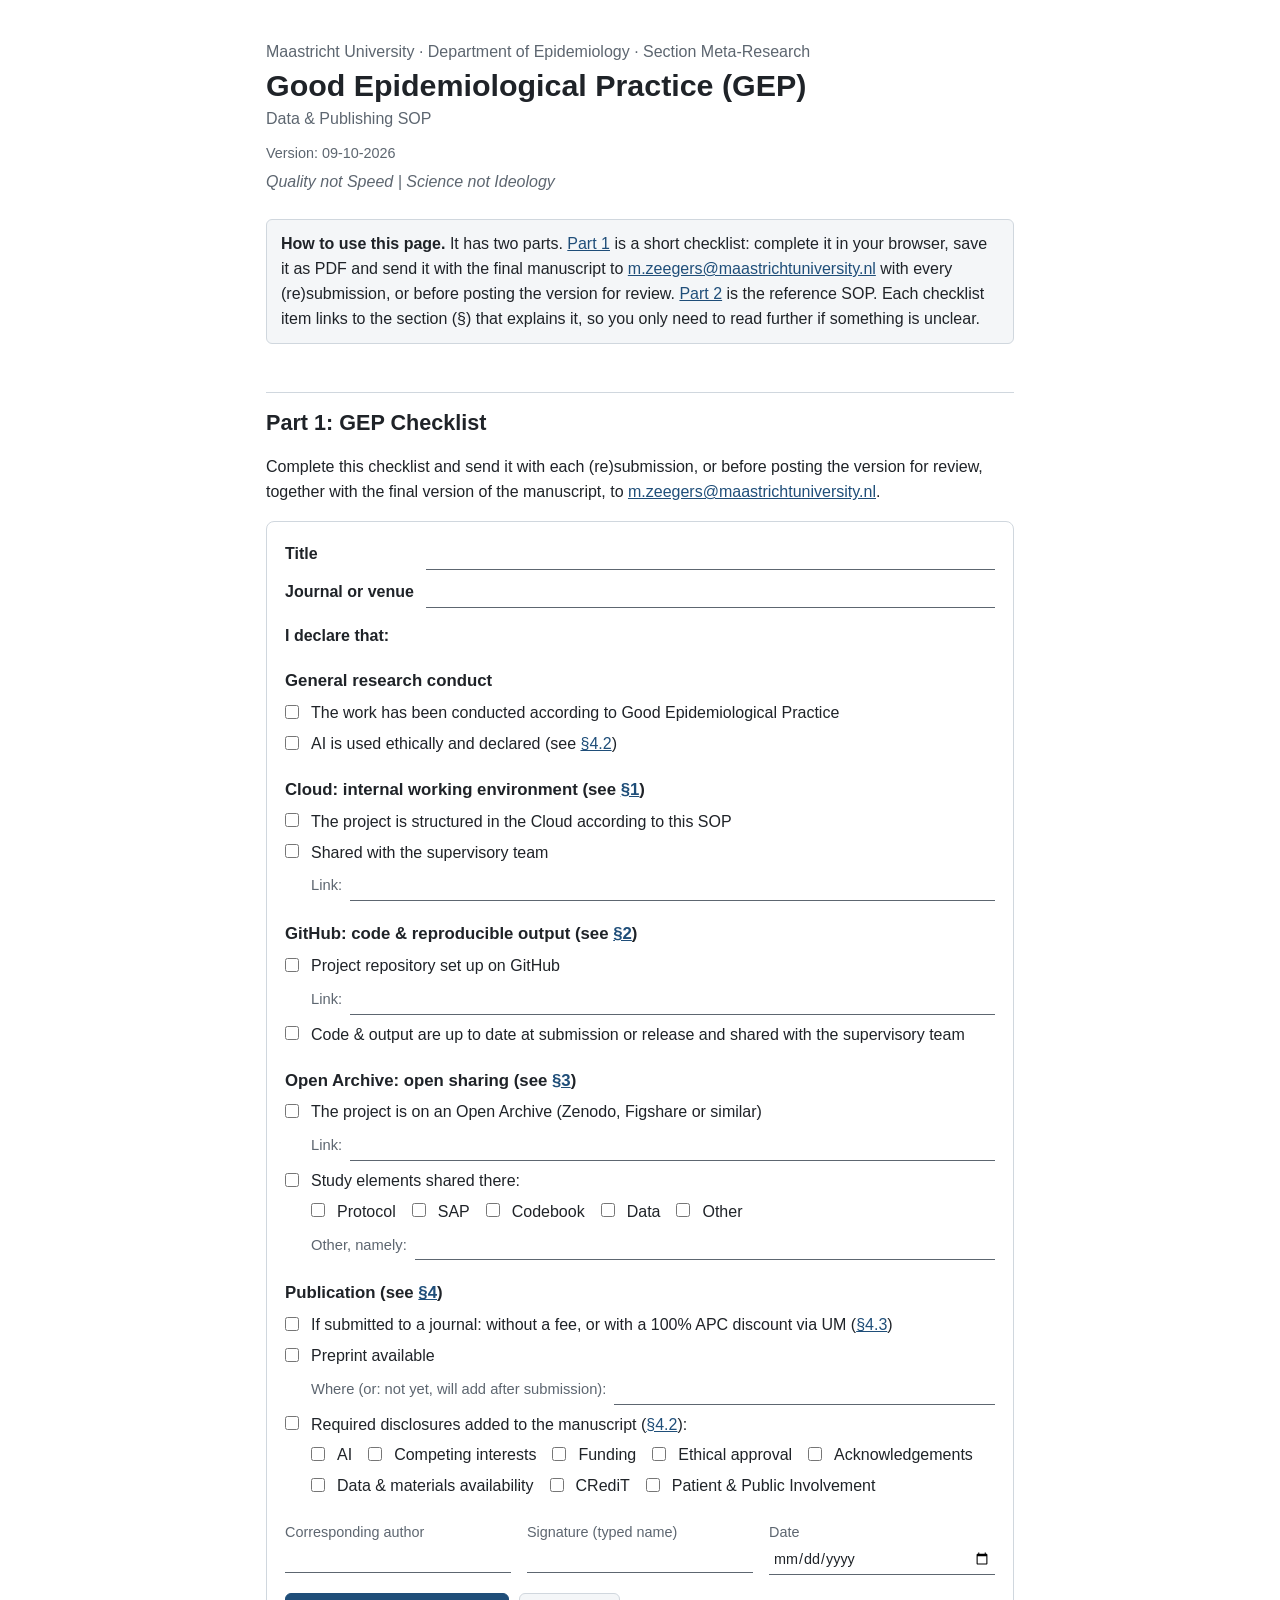
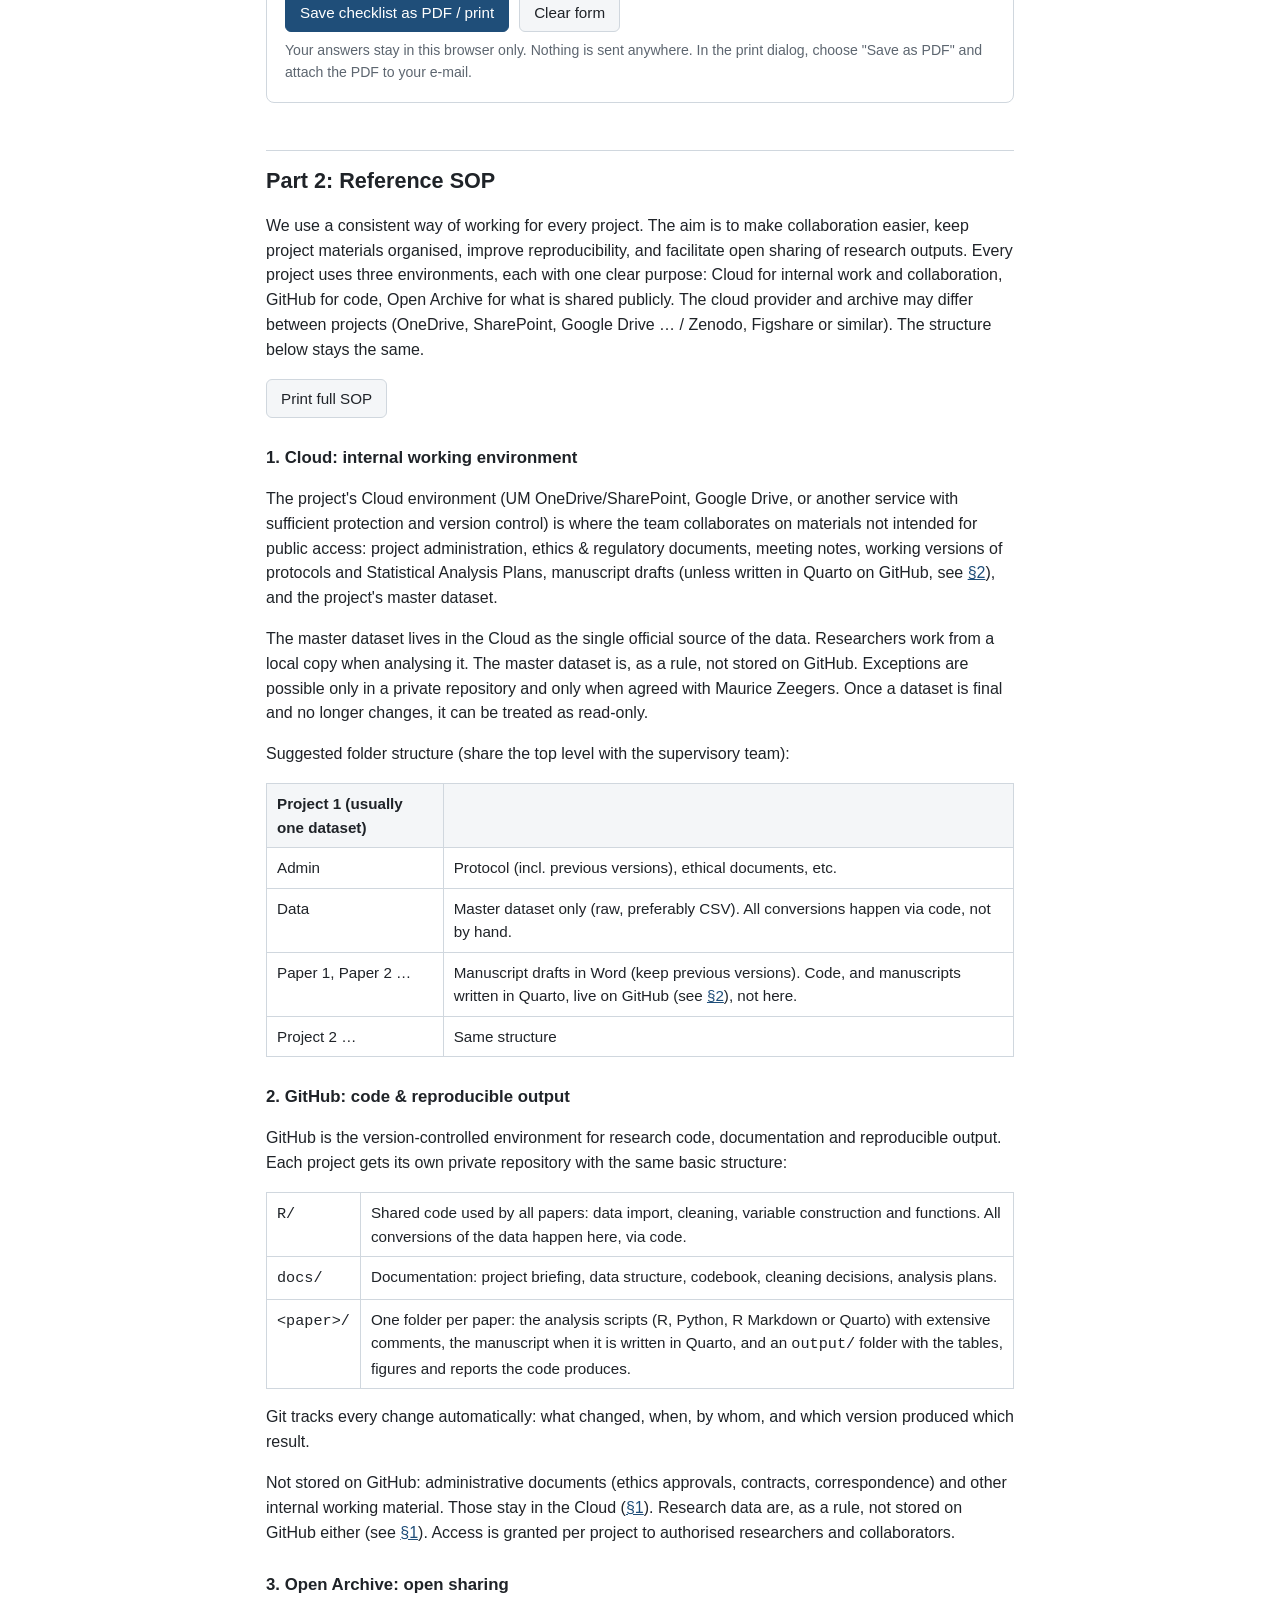
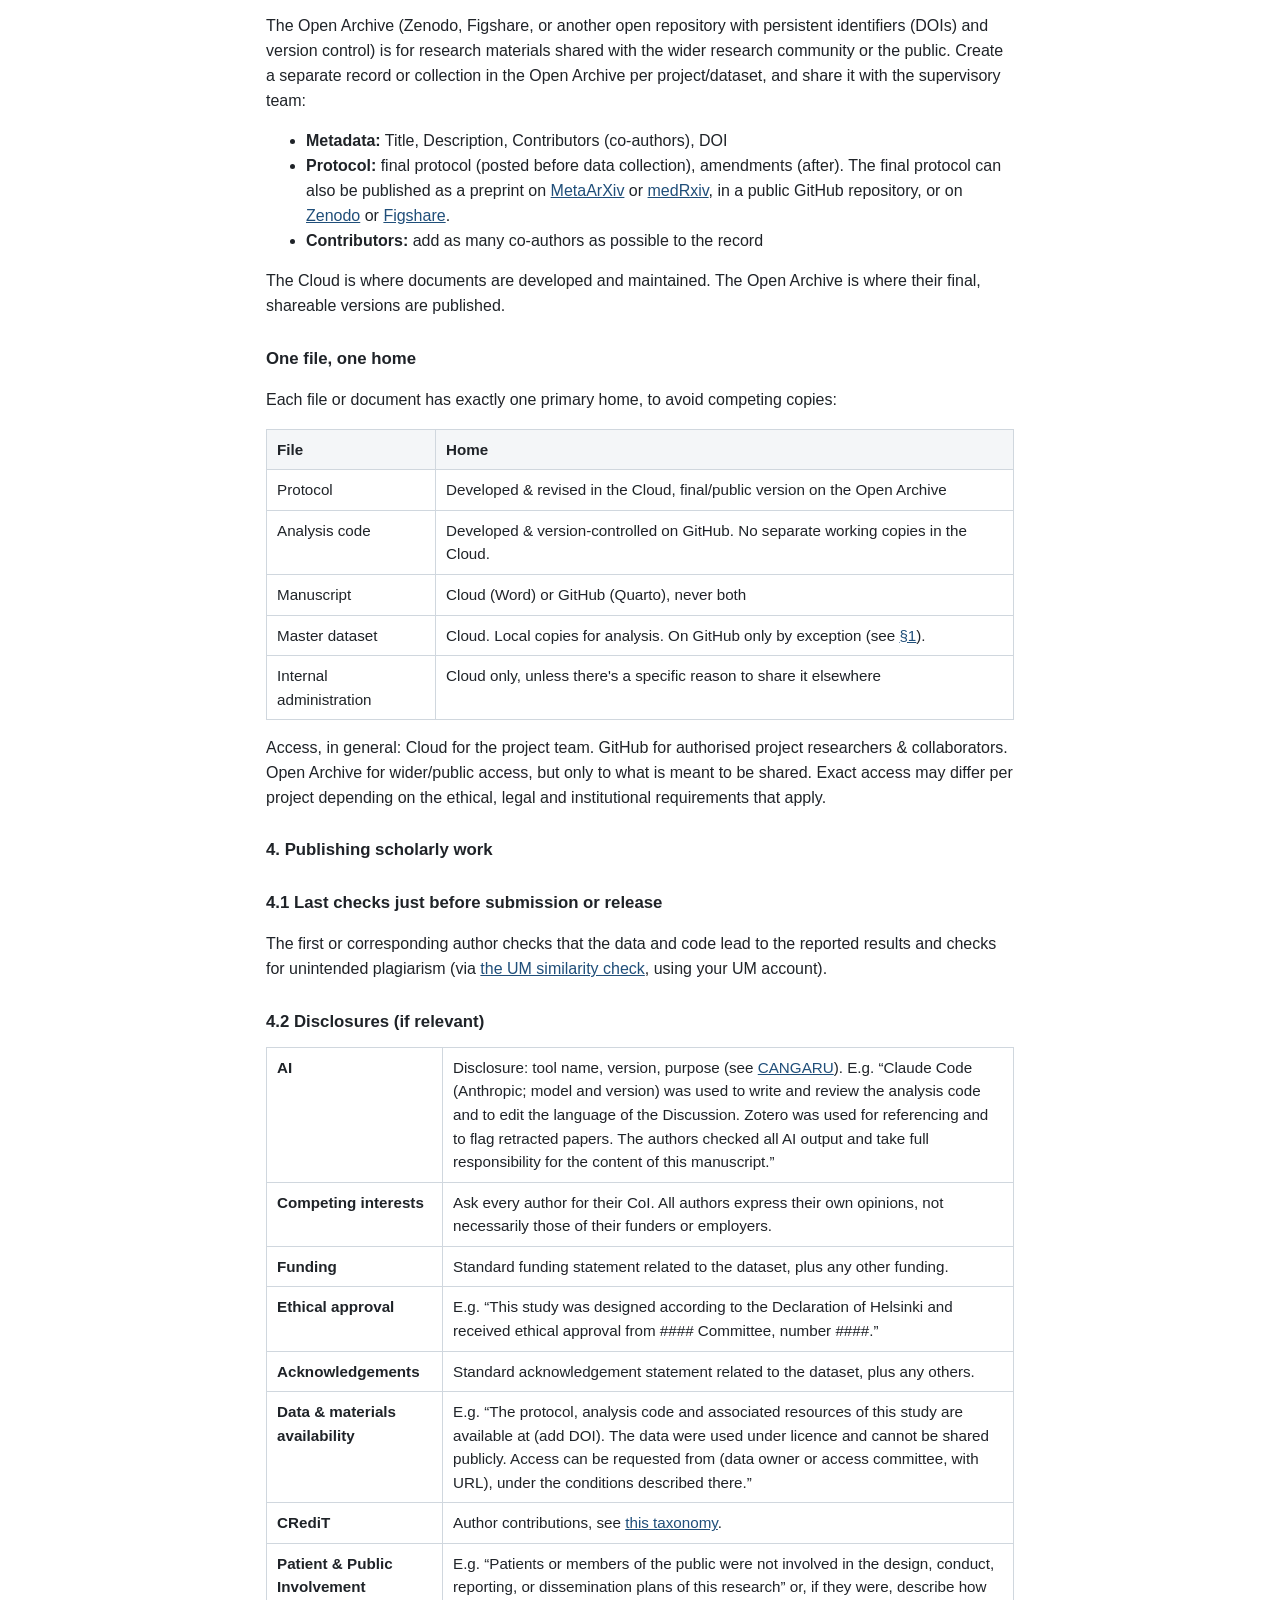
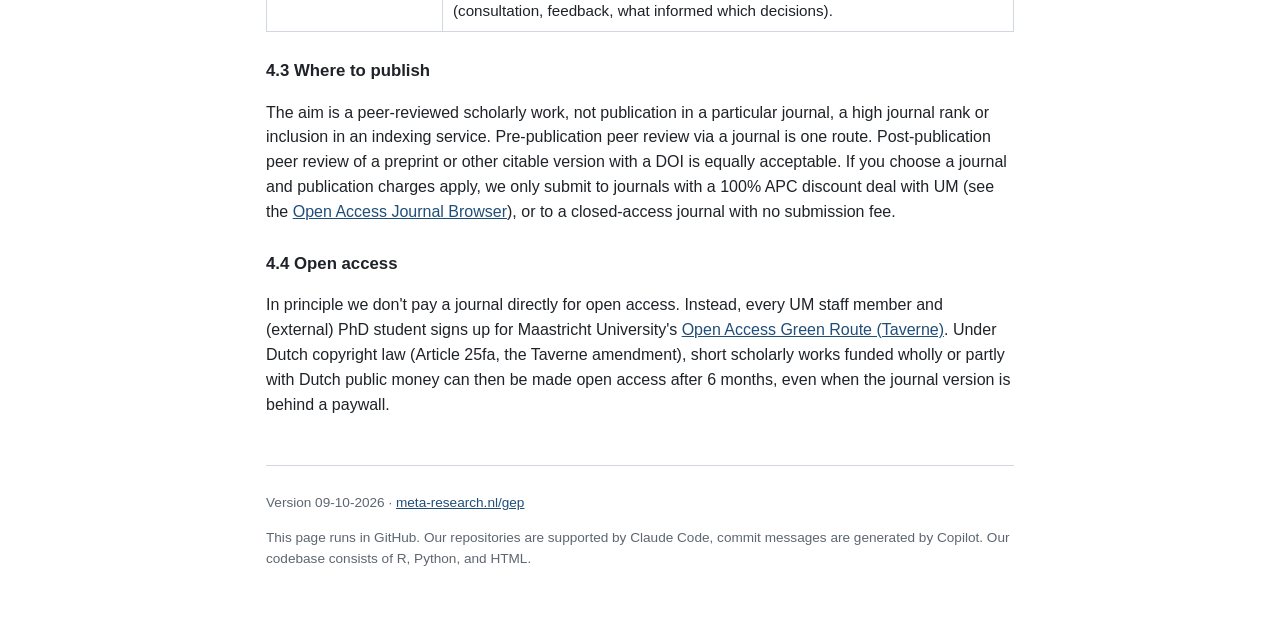
<file: gep/index.html>
<!doctype html>
<html lang="en">
<head>
<meta charset="utf-8">
<meta name="viewport" content="width=device-width, initial-scale=1">
<title>GEP statement</title>
<meta name="description" content="Good Epidemiological Practice (GEP): Data and Publishing SOP of the Section Meta-Research, Department of Epidemiology, Maastricht University.">
<link rel="canonical" href="https://meta-research.nl/gep/">
<style>
:root {
  --bg: #ffffff;
  --text: #1f2328;
  --muted: #5d6670;
  --line: #d0d7de;
  --soft: #f4f6f8;
  --accent: #1f4e79;
  --field: #ffffff;
}
@media (prefers-color-scheme: dark) {
  :root:not([data-theme="light"]) {
    --bg: #15181c;
    --text: #e6e8eb;
    --muted: #9aa4ae;
    --line: #3a4149;
    --soft: #1e2227;
    --accent: #8fb8e0;
    --field: #1a1d21;
  }
}
:root[data-theme="dark"] {
  --bg: #15181c;
  --text: #e6e8eb;
  --muted: #9aa4ae;
  --line: #3a4149;
  --soft: #1e2227;
  --accent: #8fb8e0;
  --field: #1a1d21;
}
* { box-sizing: border-box; }
html { -webkit-text-size-adjust: 100%; }
body {
  margin: 0;
  background: var(--bg);
  color: var(--text);
  font: 16px/1.55 -apple-system, BlinkMacSystemFont, "Segoe UI", Roboto, "Helvetica Neue", Arial, sans-serif;
}
main { max-width: 780px; margin: 0 auto; padding: 40px 16px 64px; }
a { color: var(--accent); }
h1 { font-size: 1.9rem; line-height: 1.2; margin: 0 0 4px; }
h2 { font-size: 1.35rem; margin: 2.2em 0 0.6em; padding-top: 0.6em; border-top: 1px solid var(--line); }
h3 { font-size: 1.05rem; margin: 1.6em 0 0.4em; }
.org { color: var(--muted); margin: 0 0 2px; }
.meta { color: var(--muted); font-size: 0.9rem; margin: 10px 0 0; }
.motto { font-style: italic; color: var(--muted); margin: 6px 0 0; }
.note { background: var(--soft); border: 1px solid var(--line); border-radius: 6px; padding: 12px 14px; margin: 24px 0; }
table { width: 100%; border-collapse: collapse; margin: 12px 0; font-size: 0.95rem; }
th, td { text-align: left; vertical-align: top; padding: 8px 10px; border: 1px solid var(--line); }
th { background: var(--soft); font-weight: 600; }
td:first-child { white-space: nowrap; }
.wrap td:first-child { white-space: normal; }

/* Checklist */
.checklist { border: 1px solid var(--line); border-radius: 8px; padding: 4px 18px 18px; margin-top: 16px; }
.checklist h3 { margin-top: 1.2em; }
.row { display: flex; gap: 10px; align-items: baseline; margin: 6px 0; flex-wrap: wrap; }
.row > label.check { flex: 1 1 auto; }
label.check { display: inline-block; position: relative; padding-left: 26px; cursor: pointer; }
label.check input { position: absolute; left: 0; top: 0.28em; width: 1.05em; height: 1.05em; margin: 0; accent-color: var(--accent); }
.inline { display: flex; flex-wrap: wrap; gap: 6px 16px; margin: 4px 0 6px 26px; }
.field { display: flex; gap: 8px; align-items: baseline; margin: 4px 0 8px 26px; flex-wrap: wrap; }
.field span { color: var(--muted); font-size: 0.92rem; }
input[type="text"], input[type="url"], input[type="date"] {
  font: inherit; color: var(--text); background: var(--field);
  border: 0; border-bottom: 1px solid var(--muted); border-radius: 0;
  padding: 2px 4px; min-width: 0; flex: 1 1 220px;
}
input:focus { outline: 2px solid var(--accent); outline-offset: 1px; }
.head-fields { display: grid; grid-template-columns: max-content 1fr; gap: 8px 12px; align-items: baseline; margin: 14px 0 6px; }
.head-fields label { font-weight: 600; }
.sign { display: grid; grid-template-columns: repeat(3, 1fr); gap: 16px; margin-top: 22px; }
.sign label { display: flex; flex-direction: column; gap: 2px; font-size: 0.9rem; color: var(--muted); }
.sign input { flex: none; width: 100%; }
.actions { display: flex; flex-wrap: wrap; gap: 10px; margin: 18px 0 0; }
button {
  font: inherit; font-size: 0.95rem; cursor: pointer;
  padding: 7px 14px; border-radius: 6px;
  border: 1px solid var(--line); background: var(--soft); color: var(--text);
}
button.primary { background: var(--accent); border-color: var(--accent); color: var(--bg); }
.hint { color: var(--muted); font-size: 0.88rem; margin: 8px 0 0; }
footer { margin-top: 48px; padding-top: 12px; border-top: 1px solid var(--line); color: var(--muted); font-size: 0.85rem; }

@media (max-width: 560px) {
  h1 { font-size: 1.55rem; }
  .sign { grid-template-columns: 1fr; }
  .head-fields { grid-template-columns: 1fr; gap: 2px; }
  .head-fields input { margin-bottom: 8px; }
  td:first-child { white-space: normal; }
}

/* Print: by default only the checklist (Part 1). */
@media print {
  :root { --bg: #fff; --text: #000; --muted: #444; --line: #999; --soft: #fff; --accent: #000; --field: #fff; }
  @page { size: A4; margin: 14mm 15mm; }
  body { font-size: 10pt; line-height: 1.35; }
  main { max-width: none; padding: 0; }
  a { color: #000; text-decoration: none; }
  .no-print, .actions, .hint, .note { display: none !important; }
  body:not(.print-all) .sop, body:not(.print-all) footer { display: none; }
  h1 { font-size: 16pt; }
  h2 { font-size: 13pt; border-top: 0; margin: 10pt 0 4pt; padding: 0; }
  h3 { font-size: 10.5pt; margin: 8pt 0 2pt; }
  .checklist { border: 0; padding: 0; margin: 0; }
  .row, .field { margin-top: 2pt; margin-bottom: 2pt; }
  input[type="text"], input[type="url"], input[type="date"] { border-bottom: 1px solid #000; padding: 0 2px; }
  input[type="date"]::-webkit-calendar-picker-indicator { display: none; }
  .sign { margin-top: 14pt; }
  .sop h2 { break-after: avoid; }
  table, tr { break-inside: avoid; }
  body.print-all .sop { break-before: page; }
}
</style>
</head>
<body>
<main>

<header>
  <p class="org">Maastricht University · Department of Epidemiology · Section Meta-Research</p>
  <h1>Good Epidemiological Practice (GEP)</h1>
  <p class="org">Data &amp; Publishing SOP</p>
  <p class="meta">Version: 09-10-2026</p>
  <p class="motto">Quality not Speed | Science not Ideology</p>
</header>

<div class="note">
  <strong>How to use this page.</strong> It has two parts. <a href="#part-1">Part 1</a> is a short checklist: complete it in your browser, save it as PDF and send it with the final manuscript to <a href="mailto:m.zeegers@maastrichtuniversity.nl">m.zeegers@maastrichtuniversity.nl</a> with every (re)submission, or before posting the version for review. <a href="#part-2">Part 2</a> is the reference SOP. Each checklist item links to the section (§) that explains it, so you only need to read further if something is unclear.
</div>

<section id="part-1">
<h2>Part 1: GEP Checklist</h2>
<p>Complete this checklist and send it with each (re)submission, or before posting the version for review, together with the final version of the manuscript, to <a href="mailto:m.zeegers@maastrichtuniversity.nl">m.zeegers@maastrichtuniversity.nl</a>.</p>

<form class="checklist" id="checklist" autocomplete="off" onsubmit="return false">
  <div class="head-fields">
    <label for="f-title">Title</label><input type="text" id="f-title" name="title">
    <label for="f-journal">Journal or venue</label><input type="text" id="f-journal" name="journal">
  </div>

  <p><strong>I declare that:</strong></p>

  <h3>General research conduct</h3>
  <div class="row"><label class="check"><input type="checkbox" name="gep">The work has been conducted according to Good Epidemiological Practice</label></div>
  <div class="row"><label class="check"><input type="checkbox" name="ai">AI is used ethically and declared (see <a href="#s4-2">§4.2</a>)</label></div>

  <h3>Cloud: internal working environment (see <a href="#s1">§1</a>)</h3>
  <div class="row"><label class="check"><input type="checkbox" name="cloud-structure">The project is structured in the Cloud according to this SOP</label></div>
  <div class="row"><label class="check"><input type="checkbox" name="cloud-shared">Shared with the supervisory team</label></div>
  <div class="field"><span>Link:</span><input type="url" name="cloud-link" aria-label="Cloud link"></div>

  <h3>GitHub: code &amp; reproducible output (see <a href="#s2">§2</a>)</h3>
  <div class="row"><label class="check"><input type="checkbox" name="gh-repo">Project repository set up on GitHub</label></div>
  <div class="field"><span>Link:</span><input type="url" name="gh-link" aria-label="GitHub link"></div>
  <div class="row"><label class="check"><input type="checkbox" name="gh-uptodate">Code &amp; output are up to date at submission or release and shared with the supervisory team</label></div>

  <h3>Open Archive: open sharing (see <a href="#s3">§3</a>)</h3>
  <div class="row"><label class="check"><input type="checkbox" name="oa-project">The project is on an Open Archive (Zenodo, Figshare or similar)</label></div>
  <div class="field"><span>Link:</span><input type="url" name="oa-link" aria-label="Open Archive link"></div>
  <div class="row"><label class="check"><input type="checkbox" name="oa-elements">Study elements shared there:</label></div>
  <div class="inline">
    <label class="check"><input type="checkbox" name="oa-protocol">Protocol</label>
    <label class="check"><input type="checkbox" name="oa-sap">SAP</label>
    <label class="check"><input type="checkbox" name="oa-codebook">Codebook</label>
    <label class="check"><input type="checkbox" name="oa-data">Data</label>
    <label class="check"><input type="checkbox" name="oa-other">Other</label>
  </div>
  <div class="field"><span>Other, namely:</span><input type="text" name="oa-other-text" aria-label="Other study elements"></div>

  <h3>Publication (see <a href="#s4">§4</a>)</h3>
  <div class="row"><label class="check"><input type="checkbox" name="pub-fee">If submitted to a journal: without a fee, or with a 100% APC discount via UM (<a href="#s4-3">§4.3</a>)</label></div>
  <div class="row"><label class="check"><input type="checkbox" name="pub-preprint">Preprint available</label></div>
  <div class="field"><span>Where (or: not yet, will add after submission):</span><input type="text" name="pub-preprint-where" aria-label="Preprint location"></div>
  <div class="row"><label class="check"><input type="checkbox" name="pub-disclosures">Required disclosures added to the manuscript (<a href="#s4-2">§4.2</a>):</label></div>
  <div class="inline">
    <label class="check"><input type="checkbox" name="d-ai">AI</label>
    <label class="check"><input type="checkbox" name="d-coi">Competing interests</label>
    <label class="check"><input type="checkbox" name="d-funding">Funding</label>
    <label class="check"><input type="checkbox" name="d-ethics">Ethical approval</label>
    <label class="check"><input type="checkbox" name="d-ack">Acknowledgements</label>
    <label class="check"><input type="checkbox" name="d-data">Data &amp; materials availability</label>
    <label class="check"><input type="checkbox" name="d-credit">CRediT</label>
    <label class="check"><input type="checkbox" name="d-ppi">Patient &amp; Public Involvement</label>
  </div>

  <div class="sign">
    <label>Corresponding author<input type="text" name="author"></label>
    <label>Signature (typed name)<input type="text" name="signature"></label>
    <label>Date<input type="date" name="date"></label>
  </div>

  <div class="actions">
    <button type="button" class="primary" id="btn-print">Save checklist as PDF / print</button>
    <button type="button" id="btn-clear">Clear form</button>
  </div>
  <p class="hint">Your answers stay in this browser only. Nothing is sent anywhere. In the print dialog, choose "Save as PDF" and attach the PDF to your e-mail.</p>
</form>
</section>

<section class="sop" id="part-2">
<h2>Part 2: Reference SOP</h2>
<p>We use a consistent way of working for every project. The aim is to make collaboration easier, keep project materials organised, improve reproducibility, and facilitate open sharing of research outputs. Every project uses three environments, each with one clear purpose: Cloud for internal work and collaboration, GitHub for code, Open Archive for what is shared publicly. The cloud provider and archive may differ between projects (OneDrive, SharePoint, Google Drive … / Zenodo, Figshare or similar). The structure below stays the same.</p>
<p class="no-print"><button type="button" id="btn-print-all">Print full SOP</button></p>

<h3 id="s1">1. Cloud: internal working environment</h3>
<p>The project's Cloud environment (UM OneDrive/SharePoint, Google Drive, or another service with sufficient protection and version control) is where the team collaborates on materials not intended for public access: project administration, ethics &amp; regulatory documents, meeting notes, working versions of protocols and Statistical Analysis Plans, manuscript drafts (unless written in Quarto on GitHub, see <a href="#s2">§2</a>), and the project's master dataset.</p>
<p>The master dataset lives in the Cloud as the single official source of the data. Researchers work from a local copy when analysing it. The master dataset is, as a rule, not stored on GitHub. Exceptions are possible only in a private repository and only when agreed with Maurice Zeegers. Once a dataset is final and no longer changes, it can be treated as read-only.</p>
<p>Suggested folder structure (share the top level with the supervisory team):</p>
<table class="wrap">
  <tr><th>Project 1 (usually one dataset)</th><th></th></tr>
  <tr><td>Admin</td><td>Protocol (incl. previous versions), ethical documents, etc.</td></tr>
  <tr><td>Data</td><td>Master dataset only (raw, preferably CSV). All conversions happen via code, not by hand.</td></tr>
  <tr><td>Paper 1, Paper 2 …</td><td>Manuscript drafts in Word (keep previous versions). Code, and manuscripts written in Quarto, live on GitHub (see <a href="#s2">§2</a>), not here.</td></tr>
  <tr><td>Project 2 …</td><td>Same structure</td></tr>
</table>

<h3 id="s2">2. GitHub: code &amp; reproducible output</h3>
<p>GitHub is the version-controlled environment for research code, documentation and reproducible output. Each project gets its own private repository with the same basic structure:</p>
<table>
  <tr><td><code>R/</code></td><td>Shared code used by all papers: data import, cleaning, variable construction and functions. All conversions of the data happen here, via code.</td></tr>
  <tr><td><code>docs/</code></td><td>Documentation: project briefing, data structure, codebook, cleaning decisions, analysis plans.</td></tr>
  <tr><td><code>&lt;paper&gt;/</code></td><td>One folder per paper: the analysis scripts (R, Python, R Markdown or Quarto) with extensive comments, the manuscript when it is written in Quarto, and an <code>output/</code> folder with the tables, figures and reports the code produces.</td></tr>
</table>
<p>Git tracks every change automatically: what changed, when, by whom, and which version produced which result.</p>
<p>Not stored on GitHub: administrative documents (ethics approvals, contracts, correspondence) and other internal working material. Those stay in the Cloud (<a href="#s1">§1</a>). Research data are, as a rule, not stored on GitHub either (see <a href="#s1">§1</a>). Access is granted per project to authorised researchers and collaborators.</p>

<h3 id="s3">3. Open Archive: open sharing</h3>
<p>The Open Archive (Zenodo, Figshare, or another open repository with persistent identifiers (DOIs) and version control) is for research materials shared with the wider research community or the public. Create a separate record or collection in the Open Archive per project/dataset, and share it with the supervisory team:</p>
<ul>
  <li><strong>Metadata:</strong> Title, Description, Contributors (co-authors), DOI</li>
  <li><strong>Protocol:</strong> final protocol (posted before data collection), amendments (after). The final protocol can also be published as a preprint on <a href="https://osf.io/preprints/metaarxiv">MetaArXiv</a> or <a href="https://www.medrxiv.org/">medRxiv</a>, in a public GitHub repository, or on <a href="https://zenodo.org/">Zenodo</a> or <a href="https://figshare.com/">Figshare</a>.</li>
  <li><strong>Contributors:</strong> add as many co-authors as possible to the record</li>
</ul>
<p>The Cloud is where documents are developed and maintained. The Open Archive is where their final, shareable versions are published.</p>

<h3 id="s3-1">One file, one home</h3>
<p>Each file or document has exactly one primary home, to avoid competing copies:</p>
<table class="wrap">
  <tr><th>File</th><th>Home</th></tr>
  <tr><td>Protocol</td><td>Developed &amp; revised in the Cloud, final/public version on the Open Archive</td></tr>
  <tr><td>Analysis code</td><td>Developed &amp; version-controlled on GitHub. No separate working copies in the Cloud.</td></tr>
  <tr><td>Manuscript</td><td>Cloud (Word) or GitHub (Quarto), never both</td></tr>
  <tr><td>Master dataset</td><td>Cloud. Local copies for analysis. On GitHub only by exception (see <a href="#s1">§1</a>).</td></tr>
  <tr><td>Internal administration</td><td>Cloud only, unless there's a specific reason to share it elsewhere</td></tr>
</table>
<p>Access, in general: Cloud for the project team. GitHub for authorised project researchers &amp; collaborators. Open Archive for wider/public access, but only to what is meant to be shared. Exact access may differ per project depending on the ethical, legal and institutional requirements that apply.</p>

<h3 id="s4">4. Publishing scholarly work</h3>

<h3 id="s4-1">4.1 Last checks just before submission or release</h3>
<p>The first or corresponding author checks that the data and code lead to the reported results and checks for unintended plagiarism (via <a href="https://library.maastrichtuniversity.nl/apps-tools/similarity-check/">the UM similarity check</a>, using your UM account).</p>

<h3 id="s4-2">4.2 Disclosures (if relevant)</h3>
<table class="wrap">
  <tr><td><strong>AI</strong></td><td>Disclosure: tool name, version, purpose (see <a href="https://arxiv.org/abs/2307.08974">CANGARU</a>). E.g. “Claude Code (Anthropic; model and version) was used to write and review the analysis code and to edit the language of the Discussion. Zotero was used for referencing and to flag retracted papers. The authors checked all AI output and take full responsibility for the content of this manuscript.”</td></tr>
  <tr><td><strong>Competing interests</strong></td><td>Ask every author for their CoI. All authors express their own opinions, not necessarily those of their funders or employers.</td></tr>
  <tr><td><strong>Funding</strong></td><td>Standard funding statement related to the dataset, plus any other funding.</td></tr>
  <tr><td><strong>Ethical approval</strong></td><td>E.g. “This study was designed according to the Declaration of Helsinki and received ethical approval from #### Committee, number ####.”</td></tr>
  <tr><td><strong>Acknowledgements</strong></td><td>Standard acknowledgement statement related to the dataset, plus any others.</td></tr>
  <tr><td><strong>Data &amp; materials availability</strong></td><td>E.g. “The protocol, analysis code and associated resources of this study are available at (add DOI). The data were used under licence and cannot be shared publicly. Access can be requested from (data owner or access committee, with URL), under the conditions described there.”</td></tr>
  <tr><td><strong>CRediT</strong></td><td>Author contributions, see <a href="https://credit.niso.org/">this taxonomy</a>.</td></tr>
  <tr><td><strong>Patient &amp; Public Involvement</strong></td><td>E.g. “Patients or members of the public were not involved in the design, conduct, reporting, or dissemination plans of this research” or, if they were, describe how (consultation, feedback, what informed which decisions).</td></tr>
</table>

<h3 id="s4-3">4.3 Where to publish</h3>
<p>The aim is a peer-reviewed scholarly work, not publication in a particular journal, a high journal rank or inclusion in an indexing service. Pre-publication peer review via a journal is one route. Post-publication peer review of a preprint or other citable version with a DOI is equally acceptable. If you choose a journal and publication charges apply, we only submit to journals with a 100% APC discount deal with UM (see the <a href="https://library.maastrichtuniversity.nl/research/publishing/information/funding-and-costs/deals-and-discounts/">Open Access Journal Browser</a>), or to a closed-access journal with no submission fee.</p>

<h3 id="s4-4">4.4 Open access</h3>
<p>In principle we don't pay a journal directly for open access. Instead, every UM staff member and (external) PhD student signs up for Maastricht University's <a href="https://library.maastrichtuniversity.nl/research/publishing/information/sharing-research-outputs/taverne/">Open Access Green Route (Taverne)</a>. Under Dutch copyright law (Article 25fa, the Taverne amendment), short scholarly works funded wholly or partly with Dutch public money can then be made open access after 6 months, even when the journal version is behind a paywall.</p>
</section>

<footer>
  <p>Version 09-10-2026 · <a href="https://meta-research.nl/gep/">meta-research.nl/gep</a></p>
  <p>This page runs in GitHub. Our repositories are supported by Claude Code, commit messages are generated by Copilot. Our codebase consists of R, Python, and HTML.</p>
</footer>

</main>
<script>
(function () {
  var KEY = 'gep-checklist-v1';
  var form = document.getElementById('checklist');

  function load() {
    var data;
    try { data = JSON.parse(localStorage.getItem(KEY) || '{}'); } catch (e) { return; }
    Array.prototype.forEach.call(form.elements, function (el) {
      if (!el.name || !(el.name in data)) return;
      if (el.type === 'checkbox') el.checked = !!data[el.name];
      else el.value = data[el.name];
    });
  }
  function save() {
    var data = {};
    Array.prototype.forEach.call(form.elements, function (el) {
      if (!el.name) return;
      data[el.name] = el.type === 'checkbox' ? el.checked : el.value;
    });
    try { localStorage.setItem(KEY, JSON.stringify(data)); } catch (e) {}
  }

  load();
  form.addEventListener('input', save);
  form.addEventListener('change', save);

  document.getElementById('btn-print').addEventListener('click', function () {
    document.body.classList.remove('print-all');
    window.print();
  });
  document.getElementById('btn-print-all').addEventListener('click', function () {
    document.body.classList.add('print-all');
    window.print();
  });
  window.addEventListener('afterprint', function () {
    document.body.classList.remove('print-all');
  });
  document.getElementById('btn-clear').addEventListener('click', function () {
    if (!confirm('Clear all answers on this form?')) return;
    form.reset();
    try { localStorage.removeItem(KEY); } catch (e) {}
  });
})();
</script>
</body>
</html>
</file>
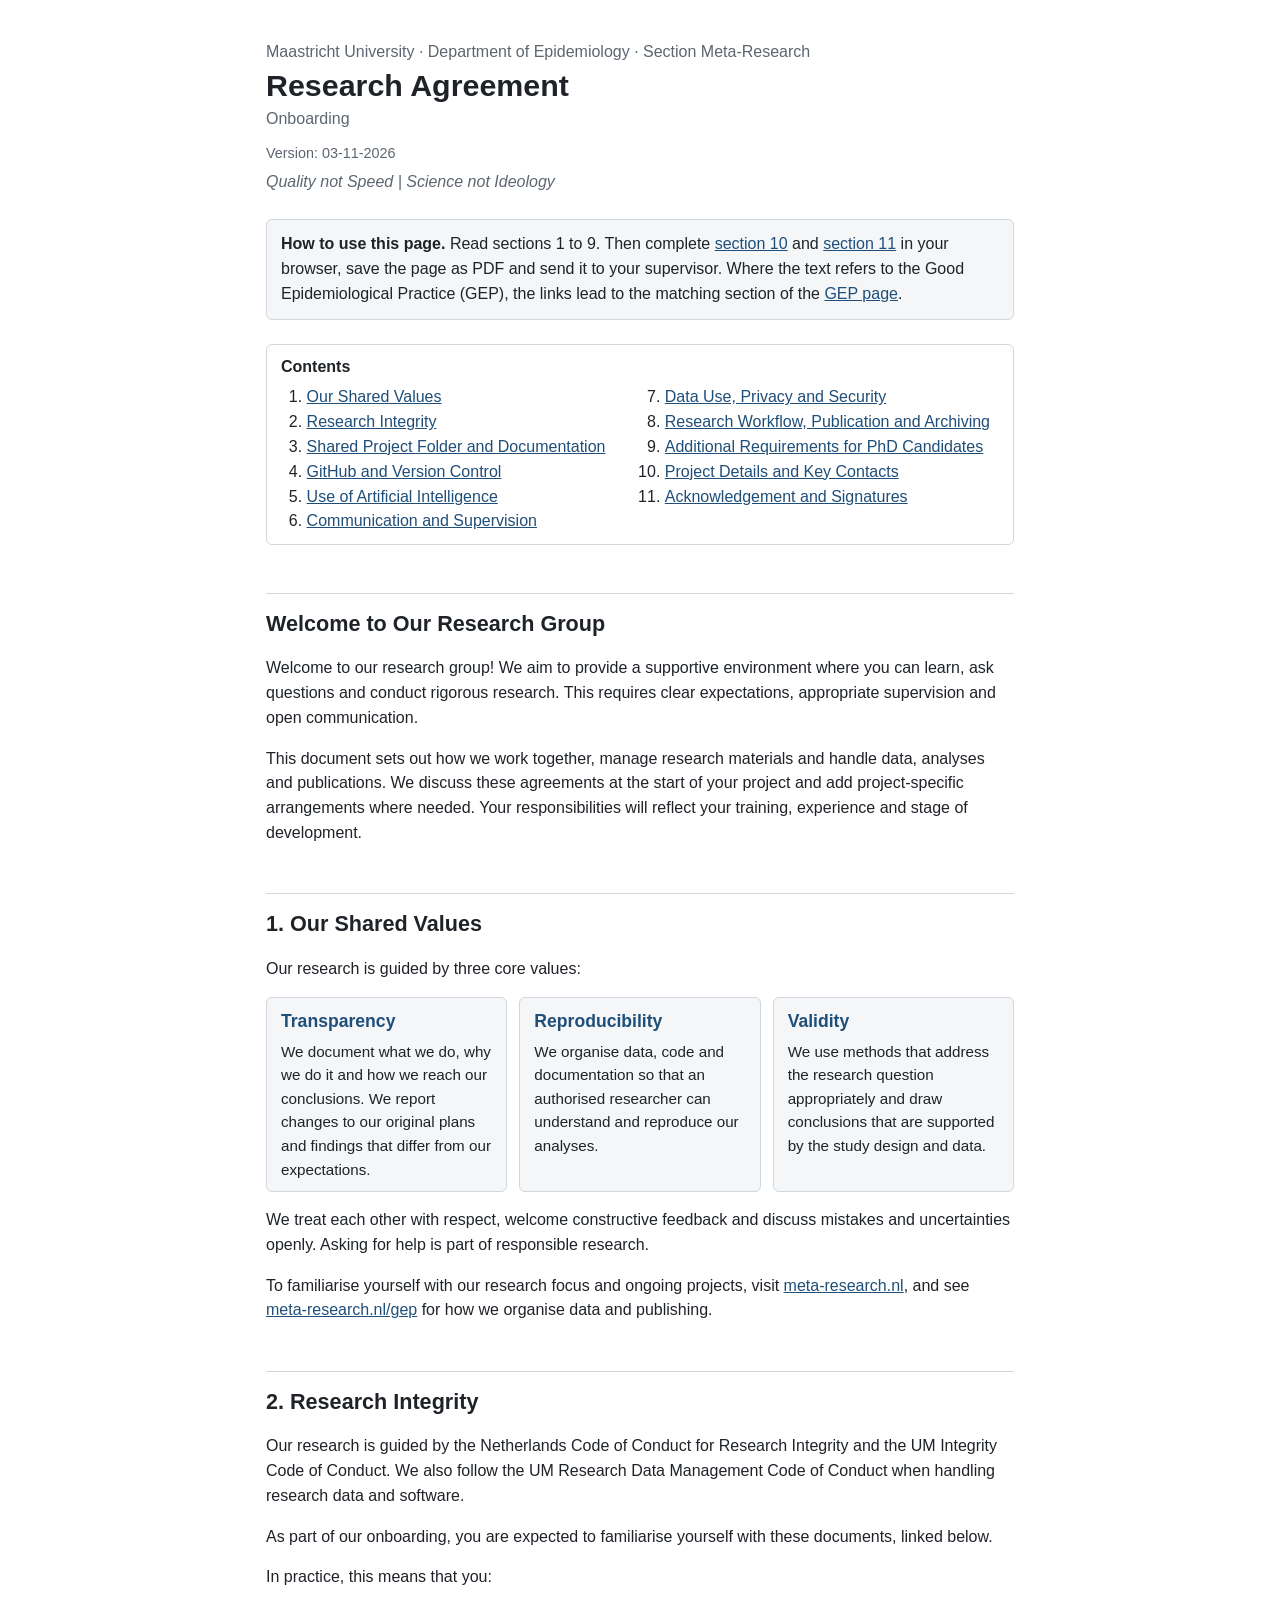
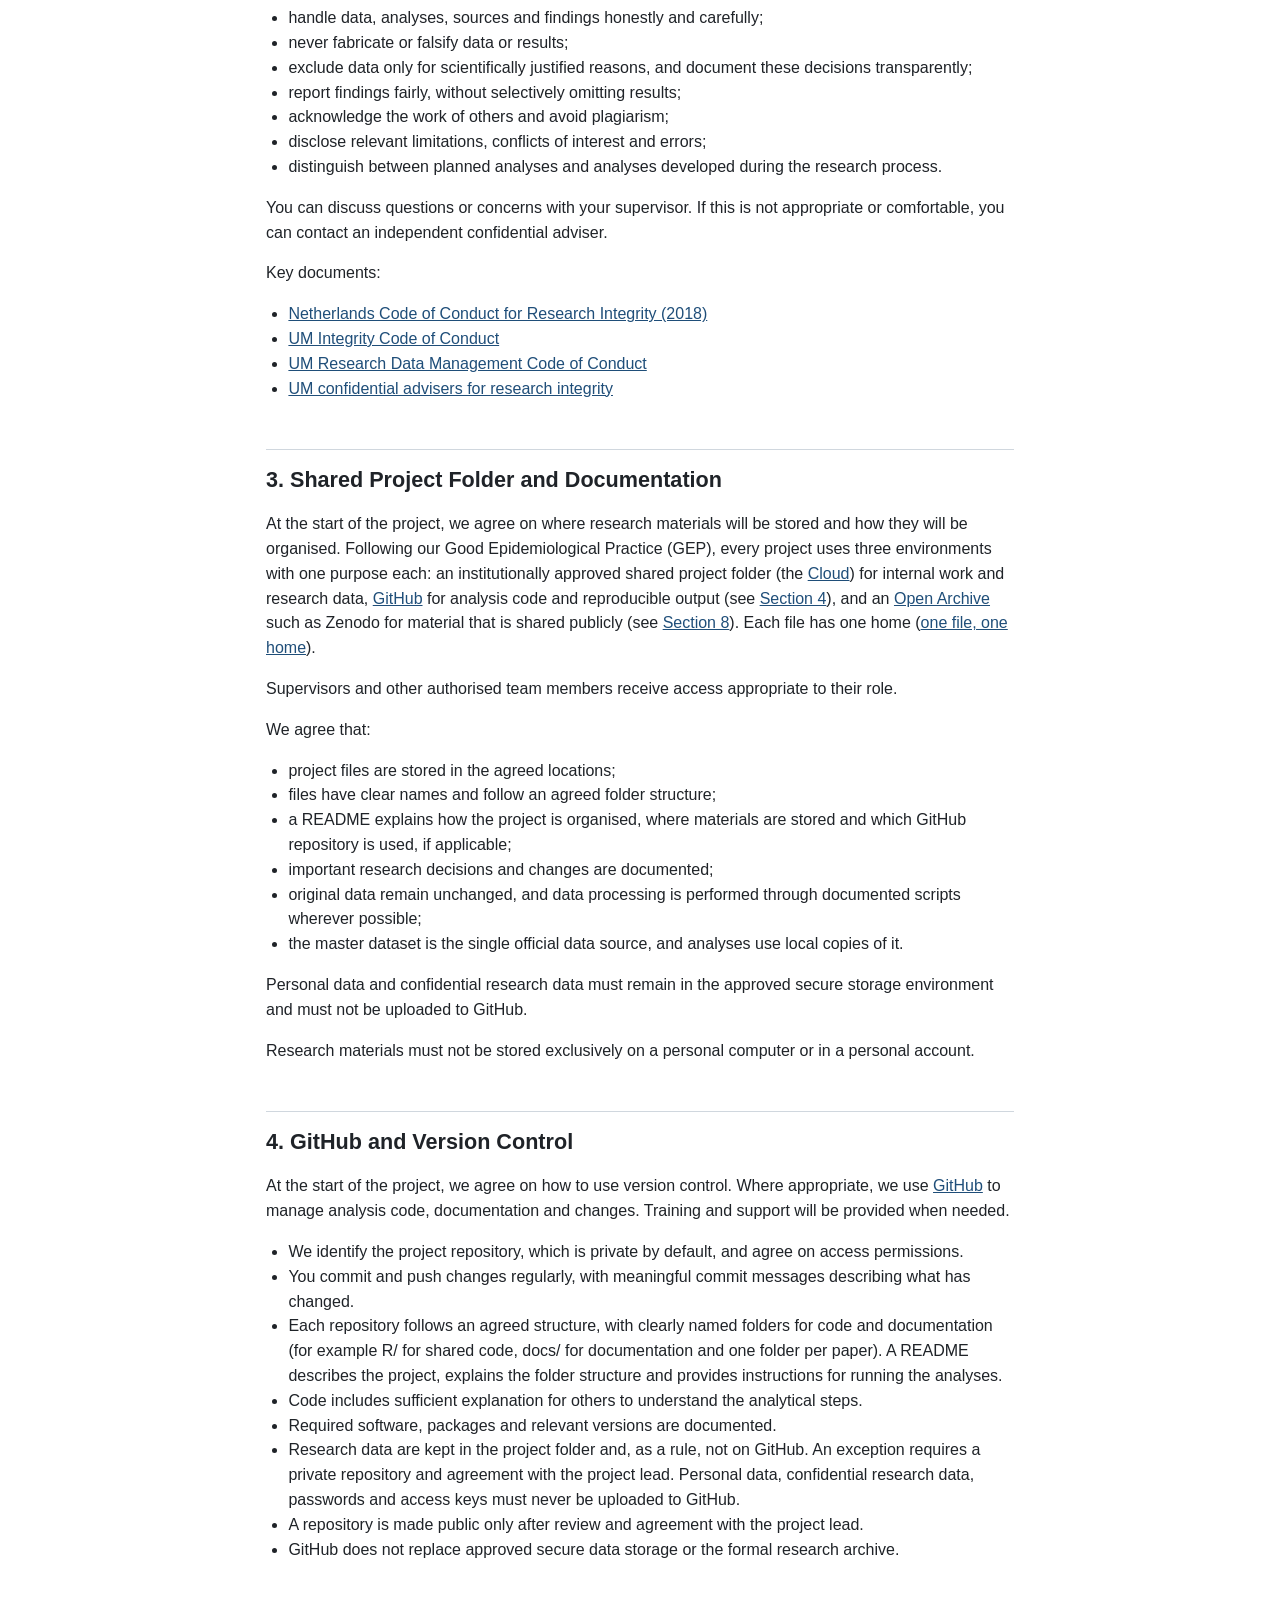
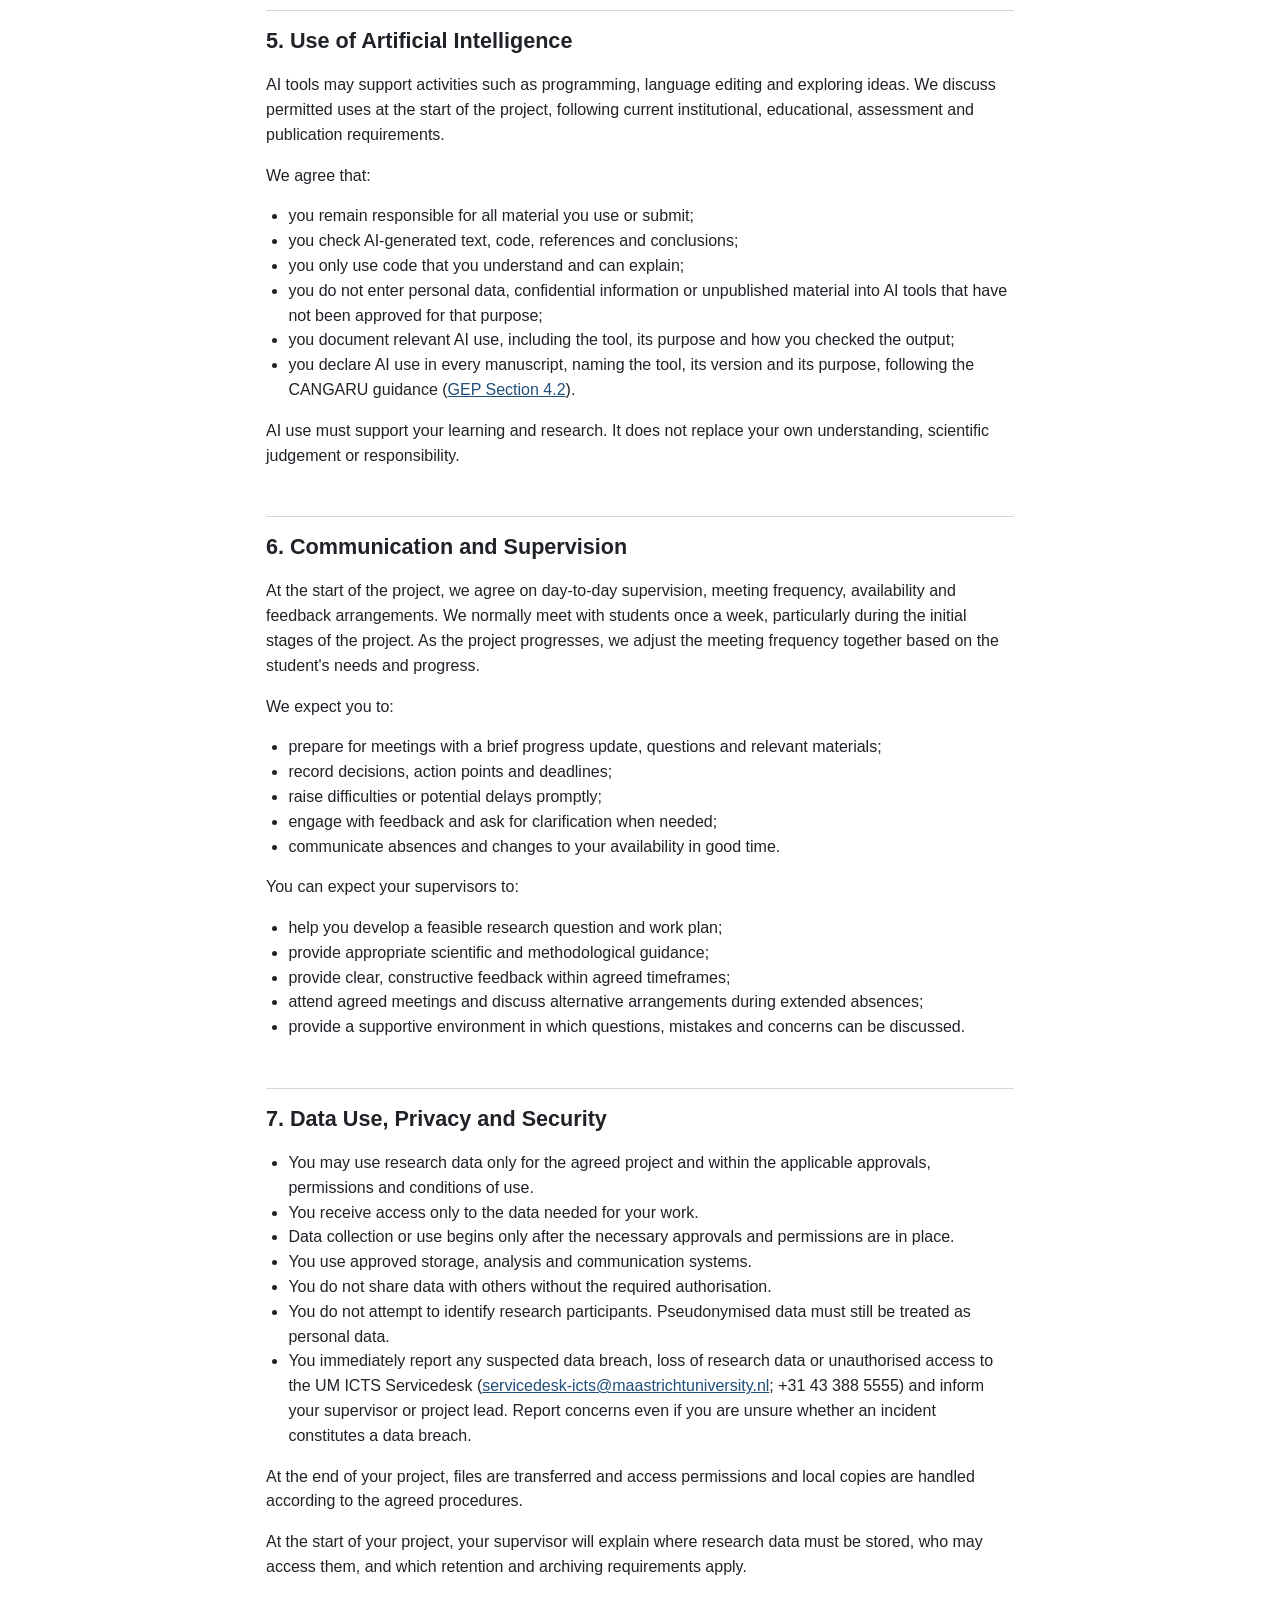
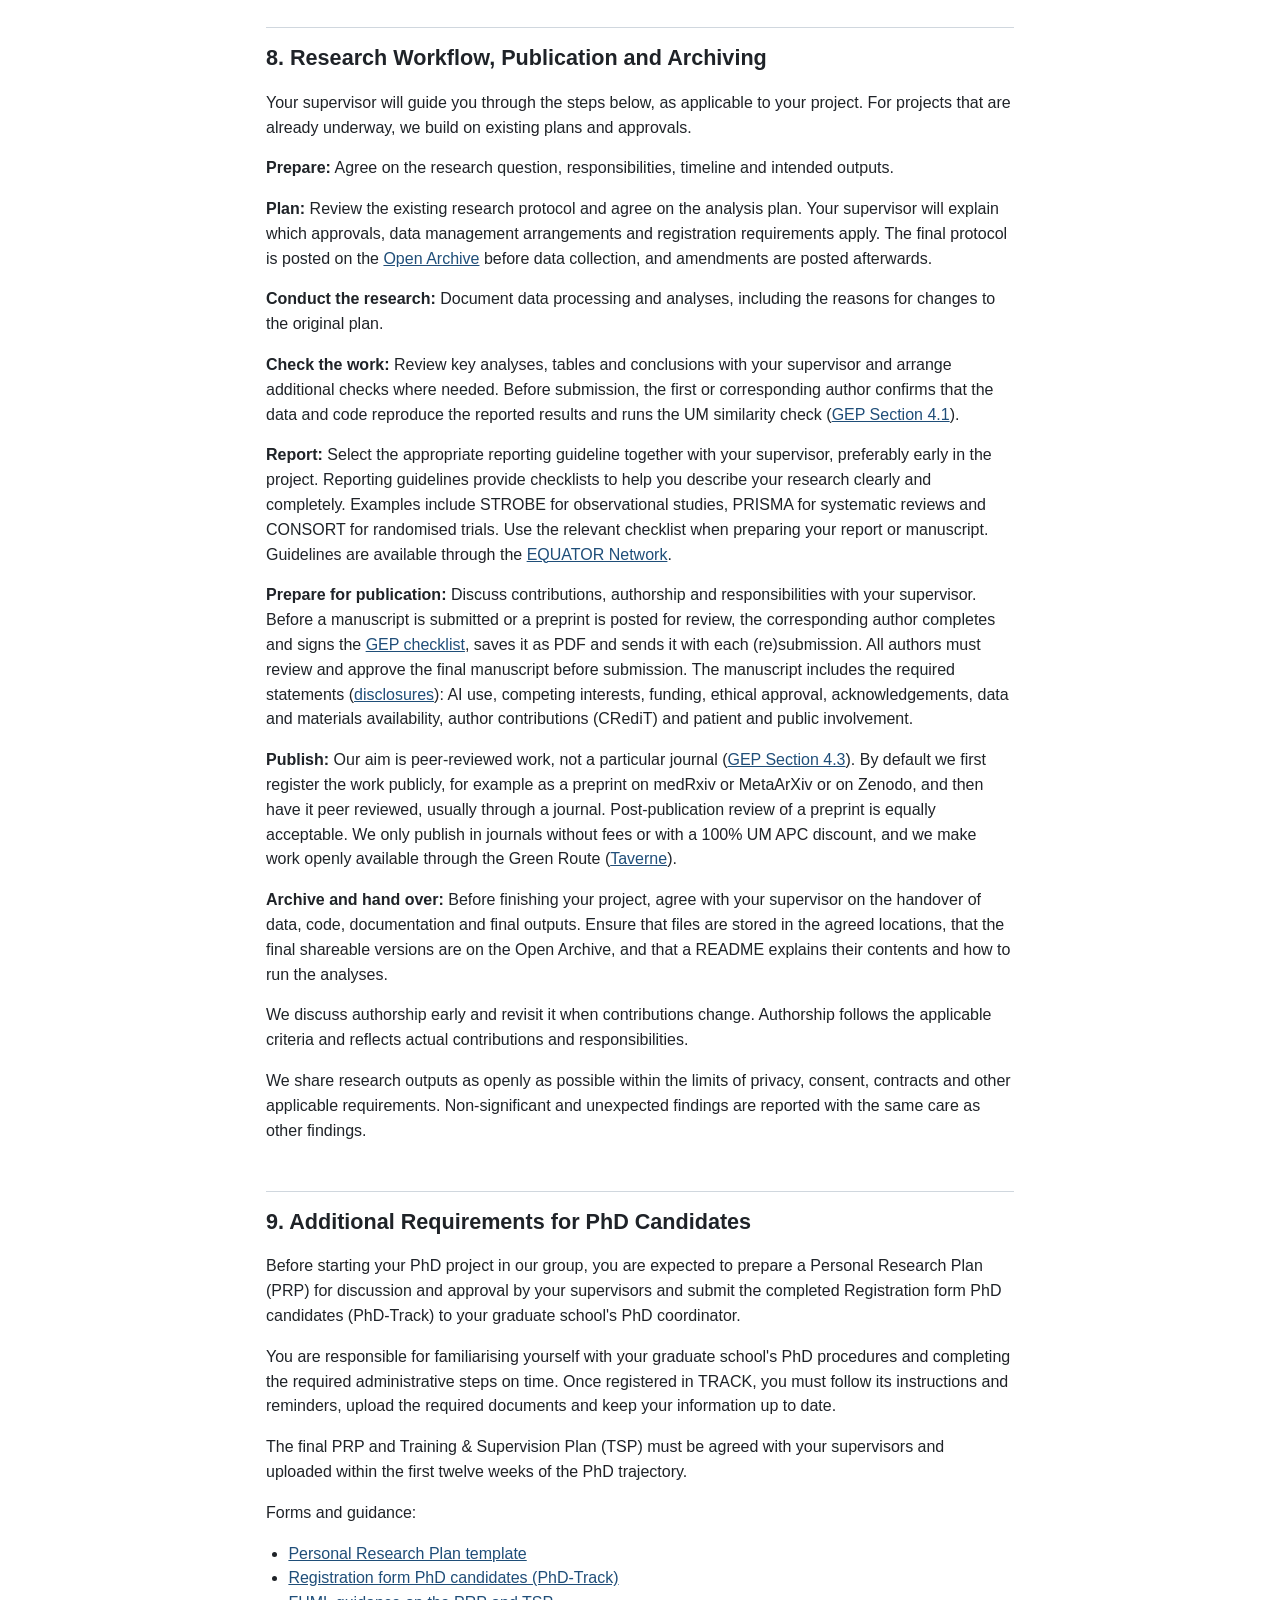
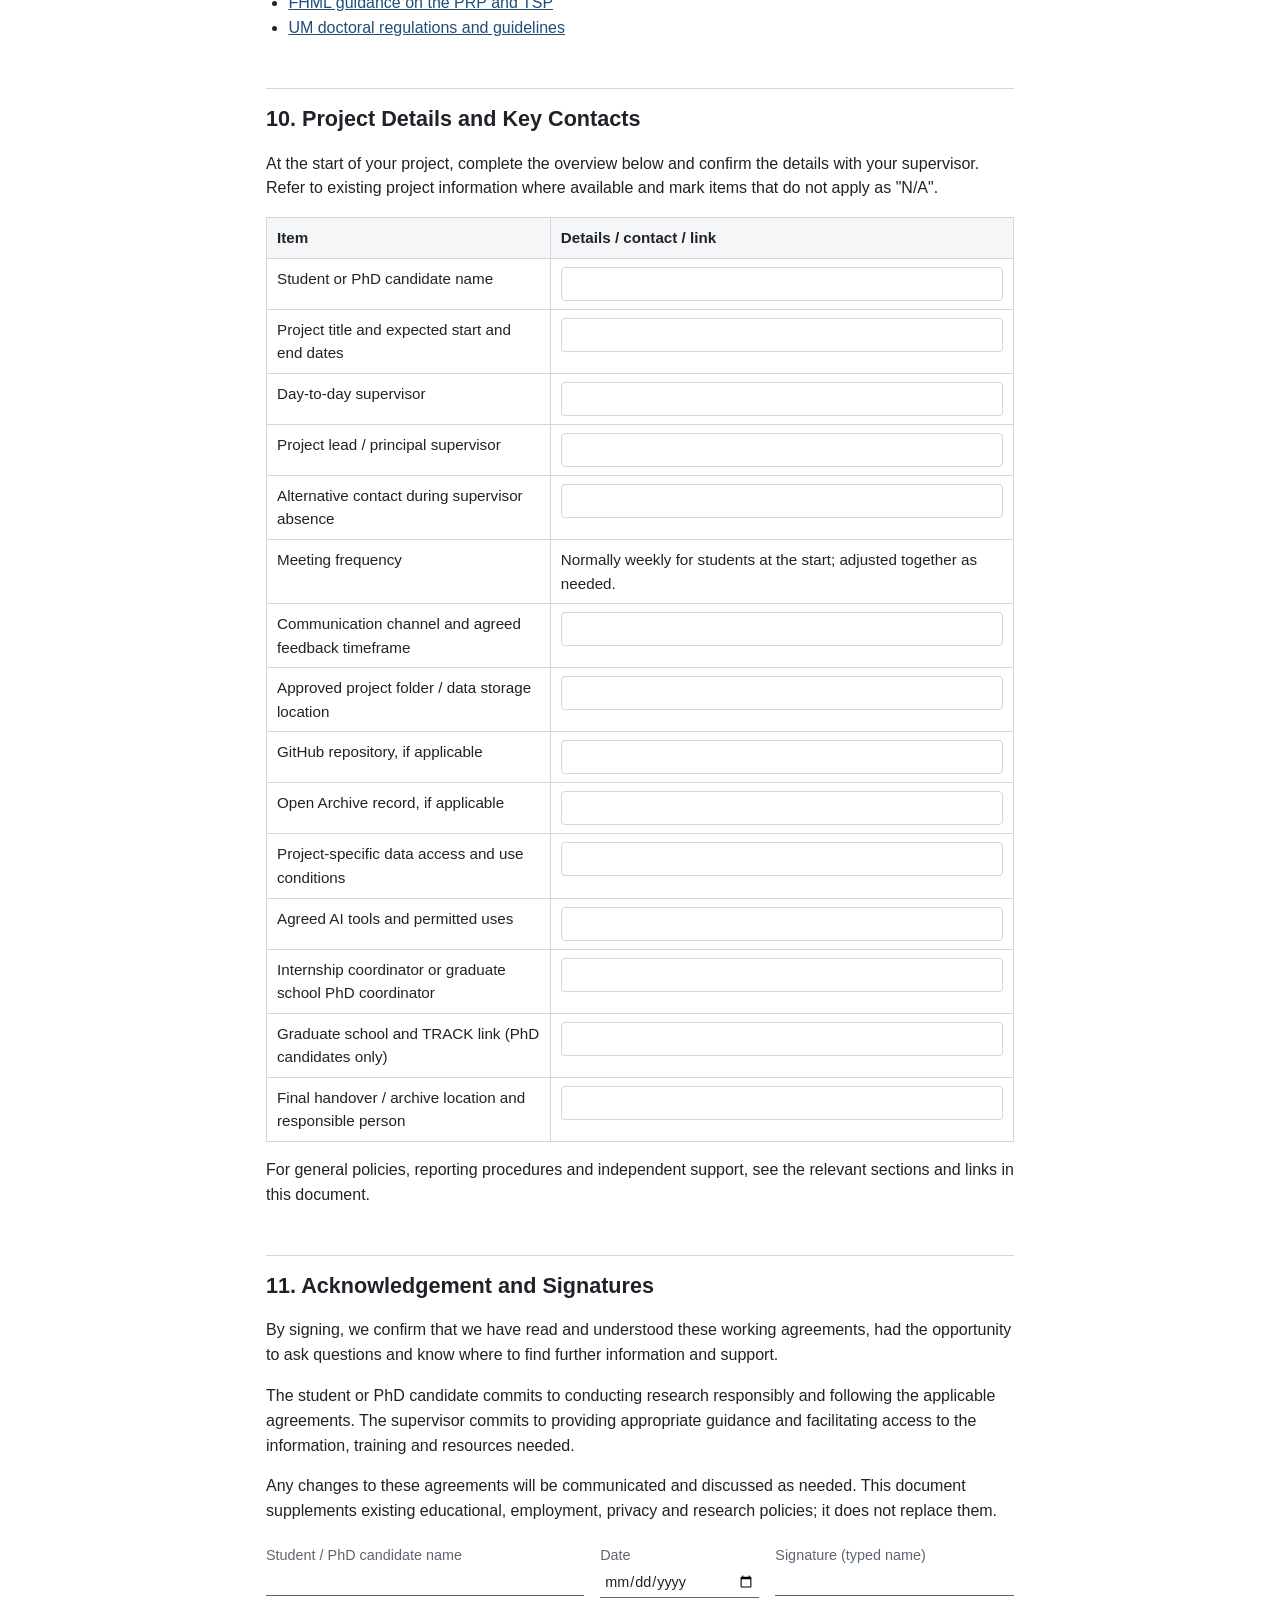
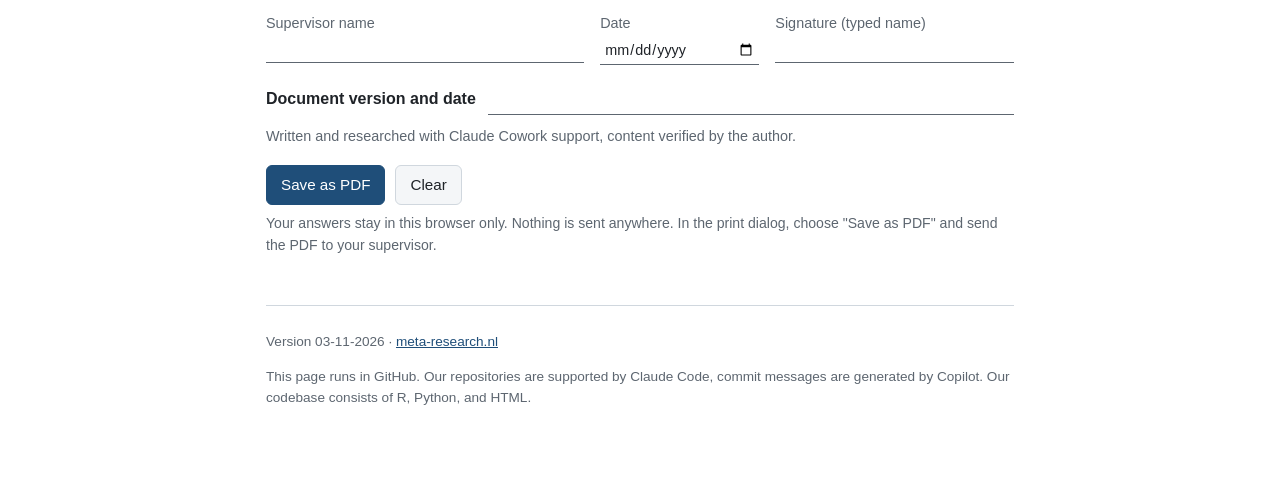
<file: onboarding/index.html>
<!doctype html>
<html lang="en">
<head>
<meta charset="utf-8">
<meta name="viewport" content="width=device-width, initial-scale=1">
<title>Research Agreement</title>
<meta name="description" content="Research Agreement of the Section Meta-Research, Department of Epidemiology, Maastricht University: how we work together, manage research materials and handle data, analyses and publications.">
<link rel="canonical" href="https://meta-research.nl/onboarding/">
<meta name="robots" content="noindex">
<link rel="stylesheet" href="../assets/site.css">
<style>
.values { display: grid; grid-template-columns: repeat(3, 1fr); gap: 12px; margin: 12px 0; }
.values > div { background: var(--soft); border: 1px solid var(--line); border-radius: 6px; padding: 10px 14px; }
.values strong { font-size: 1.1rem; color: var(--accent); }
.values p { margin: 4px 0 0; font-size: 0.95rem; }
.toc { border: 1px solid var(--line); border-radius: 6px; padding: 10px 14px; margin: 24px 0; }
.toc ol { margin: 6px 0 0; padding-left: 1.6em; columns: 2; column-gap: 24px; }
.toc li { break-inside: avoid; }
main ul { padding-left: 1.4em; }
textarea { font: inherit; color: var(--text); background: var(--field); border: 1px solid var(--line); border-radius: 4px; padding: 4px 6px; width: 100%; min-height: 2.2em; resize: none; overflow: hidden; display: block; }
textarea:focus { outline: 2px solid var(--accent); outline-offset: 1px; }
.details td:first-child { width: 38%; }
.details label { font-weight: 400; }
.sign2 { display: grid; grid-template-columns: 2fr 1fr 1.5fr; gap: 14px 16px; margin: 20px 0; }
.sign2 label { display: flex; flex-direction: column; gap: 2px; font-size: 0.9rem; color: var(--muted); }
.sign2 input { flex: none; width: 100%; }
@media (max-width: 560px) {
  .values { grid-template-columns: 1fr; }
  .toc ol { columns: 1; }
  .sign2 { grid-template-columns: 1fr; }
  .details td:first-child { width: auto; }
  .details, .details tbody, .details tr, .details td, .details th { display: block; width: 100%; }
  .details tr:first-child { display: none; }
  .details td:first-child { border-bottom: 0; background: var(--soft); }
}
@media print {
  .toc { display: none; }
  .values { gap: 6pt; }
  .values > div { border-color: #999; padding: 4pt 8pt; break-inside: avoid; }
  .values strong { color: #000; font-size: 10.5pt; }
  section { break-inside: auto; }
  #forms { break-before: page; }
  #\31 1 { break-inside: avoid; }
  textarea { border: 0; border-bottom: 1px solid #000; border-radius: 0; resize: none; padding: 0 2px; overflow: hidden; }
  textarea { min-height: 0; }
  .details td { padding: 4pt 6pt; }
  .sign2 { margin: 14pt 0; }
  #s-version { width: 100%; }
}
</style>
</head>
<body>
<main>

<header>
  <p class="org">Maastricht University · Department of Epidemiology · Section Meta-Research</p>
  <h1>Research Agreement</h1>
  <p class="org">Onboarding</p>
  <p class="meta">Version: 03-11-2026</p>
  <p class="motto">Quality not Speed | Science not Ideology</p>
</header>

<div class="note">
  <strong>How to use this page.</strong> Read sections 1 to 9. Then complete <a href="#10">section 10</a> and <a href="#11">section 11</a> in your browser, save the page as PDF and send it to your supervisor. Where the text refers to the Good Epidemiological Practice (GEP), the links lead to the matching section of the <a href="https://meta-research.nl/gep/">GEP page</a>.
</div>

<nav class="toc no-print" aria-label="Contents"><strong>Contents</strong>
<ol>
  <li value="1"><a href="#1">Our Shared Values</a></li>
  <li value="2"><a href="#2">Research Integrity</a></li>
  <li value="3"><a href="#3">Shared Project Folder and Documentation</a></li>
  <li value="4"><a href="#4">GitHub and Version Control</a></li>
  <li value="5"><a href="#5">Use of Artificial Intelligence</a></li>
  <li value="6"><a href="#6">Communication and Supervision</a></li>
  <li value="7"><a href="#7">Data Use, Privacy and Security</a></li>
  <li value="8"><a href="#8">Research Workflow, Publication and Archiving</a></li>
  <li value="9"><a href="#9">Additional Requirements for PhD Candidates</a></li>
  <li value="10"><a href="#10">Project Details and Key Contacts</a></li>
  <li value="11"><a href="#11">Acknowledgement and Signatures</a></li>
</ol></nav>

<section id="welcome">
<h2>Welcome to Our Research Group</h2>
<p>Welcome to our research group! We aim to provide a supportive environment where you can learn, ask questions and conduct rigorous research. This requires clear expectations, appropriate supervision and open communication.</p>
<p>This document sets out how we work together, manage research materials and handle data, analyses and publications. We discuss these agreements at the start of your project and add project-specific arrangements where needed. Your responsibilities will reflect your training, experience and stage of development.</p>
</section>

<section id="1">
<h2>1. Our Shared Values</h2>
<p>Our research is guided by three core values:</p>
<div class="values">
  <div><strong>Transparency</strong><p>We document what we do, why we do it and how we reach our conclusions. We report changes to our original plans and findings that differ from our expectations.</p></div>
  <div><strong>Reproducibility</strong><p>We organise data, code and documentation so that an authorised researcher can understand and reproduce our analyses.</p></div>
  <div><strong>Validity</strong><p>We use methods that address the research question appropriately and draw conclusions that are supported by the study design and data.</p></div>
</div>
<p>We treat each other with respect, welcome constructive feedback and discuss mistakes and uncertainties openly. Asking for help is part of responsible research.</p>
<p>To familiarise yourself with our research focus and ongoing projects, visit <a href="https://meta-research.nl">meta-research.nl</a>, and see <a href="https://meta-research.nl/gep/">meta-research.nl/gep</a> for how we organise data and publishing.</p>
</section>

<section id="2">
<h2>2. Research Integrity</h2>
<p>Our research is guided by the Netherlands Code of Conduct for Research Integrity and the UM Integrity Code of Conduct. We also follow the UM Research Data Management Code of Conduct when handling research data and software.</p>
<p>As part of our onboarding, you are expected to familiarise yourself with these documents, linked below.</p>
<p>In practice, this means that you:</p>
<ul>
  <li>handle data, analyses, sources and findings honestly and carefully;</li>
  <li>never fabricate or falsify data or results;</li>
  <li>exclude data only for scientifically justified reasons, and document these decisions transparently;</li>
  <li>report findings fairly, without selectively omitting results;</li>
  <li>acknowledge the work of others and avoid plagiarism;</li>
  <li>disclose relevant limitations, conflicts of interest and errors;</li>
  <li>distinguish between planned analyses and analyses developed during the research process.</li>
</ul>
<p>You can discuss questions or concerns with your supervisor. If this is not appropriate or comfortable, you can contact an independent confidential adviser.</p>
<p>Key documents:</p>
<ul>
  <li><a href="https://www.maastrichtuniversity.nl/file/netherlandscodeofconductforresearchintegrity2018ukpdf">Netherlands Code of Conduct for Research Integrity (2018)</a></li>
  <li><a href="https://www.maastrichtuniversity.nl/file/codeofconductonintegrity2018pdf">UM Integrity Code of Conduct</a></li>
  <li><a href="https://library.maastrichtuniversity.nl/research/rdm/rdm-policies/research-data-management-code-of-conduct/">UM Research Data Management Code of Conduct</a></li>
  <li><a href="https://www.maastrichtuniversity.nl/research/integrity-ethics/scientific-integrity">UM confidential advisers for research integrity</a></li>
</ul>
</section>

<section id="3">
<h2>3. Shared Project Folder and Documentation</h2>
<p>At the start of the project, we agree on where research materials will be stored and how they will be organised. Following our Good Epidemiological Practice (GEP), every project uses three environments with one purpose each: an institutionally approved shared project folder (the <a href="https://meta-research.nl/gep/#s1">Cloud</a>) for internal work and research data, <a href="https://meta-research.nl/gep/#s2">GitHub</a> for analysis code and reproducible output (see <a href="#4">Section 4</a>), and an <a href="https://meta-research.nl/gep/#s3">Open Archive</a> such as Zenodo for material that is shared publicly (see <a href="#8">Section 8</a>). Each file has one home (<a href="https://meta-research.nl/gep/#s3-1">one file, one home</a>).</p>
<p>Supervisors and other authorised team members receive access appropriate to their role.</p>
<p>We agree that:</p>
<ul>
  <li>project files are stored in the agreed locations;</li>
  <li>files have clear names and follow an agreed folder structure;</li>
  <li>a README explains how the project is organised, where materials are stored and which GitHub repository is used, if applicable;</li>
  <li>important research decisions and changes are documented;</li>
  <li>original data remain unchanged, and data processing is performed through documented scripts wherever possible;</li>
  <li>the master dataset is the single official data source, and analyses use local copies of it.</li>
</ul>
<p>Personal data and confidential research data must remain in the approved secure storage environment and must not be uploaded to GitHub.</p>
<p>Research materials must not be stored exclusively on a personal computer or in a personal account.</p>
</section>

<section id="4">
<h2>4. GitHub and Version Control</h2>
<p>At the start of the project, we agree on how to use version control. Where appropriate, we use <a href="https://meta-research.nl/gep/#s2">GitHub</a> to manage analysis code, documentation and changes. Training and support will be provided when needed.</p>
<ul>
  <li>We identify the project repository, which is private by default, and agree on access permissions.</li>
  <li>You commit and push changes regularly, with meaningful commit messages describing what has changed.</li>
  <li>Each repository follows an agreed structure, with clearly named folders for code and documentation (for example R/ for shared code, docs/ for documentation and one folder per paper). A README describes the project, explains the folder structure and provides instructions for running the analyses.</li>
  <li>Code includes sufficient explanation for others to understand the analytical steps.</li>
  <li>Required software, packages and relevant versions are documented.</li>
  <li>Research data are kept in the project folder and, as a rule, not on GitHub. An exception requires a private repository and agreement with the project lead. Personal data, confidential research data, passwords and access keys must never be uploaded to GitHub.</li>
  <li>A repository is made public only after review and agreement with the project lead.</li>
  <li>GitHub does not replace approved secure data storage or the formal research archive.</li>
</ul>
</section>

<section id="5">
<h2>5. Use of Artificial Intelligence</h2>
<p>AI tools may support activities such as programming, language editing and exploring ideas. We discuss permitted uses at the start of the project, following current institutional, educational, assessment and publication requirements.</p>
<p>We agree that:</p>
<ul>
  <li>you remain responsible for all material you use or submit;</li>
  <li>you check AI-generated text, code, references and conclusions;</li>
  <li>you only use code that you understand and can explain;</li>
  <li>you do not enter personal data, confidential information or unpublished material into AI tools that have not been approved for that purpose;</li>
  <li>you document relevant AI use, including the tool, its purpose and how you checked the output;</li>
  <li>you declare AI use in every manuscript, naming the tool, its version and its purpose, following the CANGARU guidance (<a href="https://meta-research.nl/gep/#s4-2">GEP Section 4.2</a>).</li>
</ul>
<p>AI use must support your learning and research. It does not replace your own understanding, scientific judgement or responsibility.</p>
</section>

<section id="6">
<h2>6. Communication and Supervision</h2>
<p>At the start of the project, we agree on day-to-day supervision, meeting frequency, availability and feedback arrangements. We normally meet with students once a week, particularly during the initial stages of the project. As the project progresses, we adjust the meeting frequency together based on the student's needs and progress.</p>
<p>We expect you to:</p>
<ul>
  <li>prepare for meetings with a brief progress update, questions and relevant materials;</li>
  <li>record decisions, action points and deadlines;</li>
  <li>raise difficulties or potential delays promptly;</li>
  <li>engage with feedback and ask for clarification when needed;</li>
  <li>communicate absences and changes to your availability in good time.</li>
</ul>
<p>You can expect your supervisors to:</p>
<ul>
  <li>help you develop a feasible research question and work plan;</li>
  <li>provide appropriate scientific and methodological guidance;</li>
  <li>provide clear, constructive feedback within agreed timeframes;</li>
  <li>attend agreed meetings and discuss alternative arrangements during extended absences;</li>
  <li>provide a supportive environment in which questions, mistakes and concerns can be discussed.</li>
</ul>
</section>

<section id="7">
<h2>7. Data Use, Privacy and Security</h2>
<ul>
  <li>You may use research data only for the agreed project and within the applicable approvals, permissions and conditions of use.</li>
  <li>You receive access only to the data needed for your work.</li>
  <li>Data collection or use begins only after the necessary approvals and permissions are in place.</li>
  <li>You use approved storage, analysis and communication systems.</li>
  <li>You do not share data with others without the required authorisation.</li>
  <li>You do not attempt to identify research participants. Pseudonymised data must still be treated as personal data.</li>
  <li>You immediately report any suspected data breach, loss of research data or unauthorised access to the UM ICTS Servicedesk (<a href="mailto:servicedesk-icts@maastrichtuniversity.nl">servicedesk-icts@maastrichtuniversity.nl</a>; +31 43 388 5555) and inform your supervisor or project lead. Report concerns even if you are unsure whether an incident constitutes a data breach.</li>
</ul>
<p>At the end of your project, files are transferred and access permissions and local copies are handled according to the agreed procedures.</p>
<p>At the start of your project, your supervisor will explain where research data must be stored, who may access them, and which retention and archiving requirements apply.</p>
</section>

<section id="8">
<h2>8. Research Workflow, Publication and Archiving</h2>
<p>Your supervisor will guide you through the steps below, as applicable to your project. For projects that are already underway, we build on existing plans and approvals.</p>
<p><strong>Prepare:</strong> Agree on the research question, responsibilities, timeline and intended outputs.</p>
<p><strong>Plan:</strong> Review the existing research protocol and agree on the analysis plan. Your supervisor will explain which approvals, data management arrangements and registration requirements apply. The final protocol is posted on the <a href="https://meta-research.nl/gep/#s3">Open Archive</a> before data collection, and amendments are posted afterwards.</p>
<p><strong>Conduct the research:</strong> Document data processing and analyses, including the reasons for changes to the original plan.</p>
<p><strong>Check the work:</strong> Review key analyses, tables and conclusions with your supervisor and arrange additional checks where needed. Before submission, the first or corresponding author confirms that the data and code reproduce the reported results and runs the UM similarity check (<a href="https://meta-research.nl/gep/#s4-1">GEP Section 4.1</a>).</p>
<p><strong>Report:</strong> Select the appropriate reporting guideline together with your supervisor, preferably early in the project. Reporting guidelines provide checklists to help you describe your research clearly and completely. Examples include STROBE for observational studies, PRISMA for systematic reviews and CONSORT for randomised trials. Use the relevant checklist when preparing your report or manuscript. Guidelines are available through the <a href="https://www.equator-network.org/">EQUATOR Network</a>.</p>
<p><strong>Prepare for publication:</strong> Discuss contributions, authorship and responsibilities with your supervisor. Before a manuscript is submitted or a preprint is posted for review, the corresponding author completes and signs the <a href="https://meta-research.nl/gep/">GEP checklist</a>, saves it as PDF and sends it with each (re)submission. All authors must review and approve the final manuscript before submission. The manuscript includes the required statements (<a href="https://meta-research.nl/gep/#s4-2">disclosures</a>): AI use, competing interests, funding, ethical approval, acknowledgements, data and materials availability, author contributions (CRediT) and patient and public involvement.</p>
<p><strong>Publish:</strong> Our aim is peer-reviewed work, not a particular journal (<a href="https://meta-research.nl/gep/#s4-3">GEP Section 4.3</a>). By default we first register the work publicly, for example as a preprint on medRxiv or MetaArXiv or on Zenodo, and then have it peer reviewed, usually through a journal. Post-publication review of a preprint is equally acceptable. We only publish in journals without fees or with a 100% UM APC discount, and we make work openly available through the Green Route (<a href="https://meta-research.nl/gep/#s4-4">Taverne</a>).</p>
<p><strong>Archive and hand over:</strong> Before finishing your project, agree with your supervisor on the handover of data, code, documentation and final outputs. Ensure that files are stored in the agreed locations, that the final shareable versions are on the Open Archive, and that a README explains their contents and how to run the analyses.</p>
<p>We discuss authorship early and revisit it when contributions change. Authorship follows the applicable criteria and reflects actual contributions and responsibilities.</p>
<p>We share research outputs as openly as possible within the limits of privacy, consent, contracts and other applicable requirements. Non-significant and unexpected findings are reported with the same care as other findings.</p>
</section>

<section id="9">
<h2>9. Additional Requirements for PhD Candidates</h2>
<p>Before starting your PhD project in our group, you are expected to prepare a Personal Research Plan (PRP) for discussion and approval by your supervisors and submit the completed Registration form PhD candidates (PhD-Track) to your graduate school's PhD coordinator.</p>
<p>You are responsible for familiarising yourself with your graduate school's PhD procedures and completing the required administrative steps on time. Once registered in TRACK, you must follow its instructions and reminders, upload the required documents and keep your information up to date.</p>
<p>The final PRP and Training &amp; Supervision Plan (TSP) must be agreed with your supervisors and uploaded within the first twelve weeks of the PhD trajectory.</p>
<p>Forms and guidance:</p>
<ul>
  <li><a href="https://www.maastrichtuniversity.nl/file/fhmlrsopersonalresearchplandoc">Personal Research Plan template</a></li>
  <li><a href="https://www.maastrichtuniversity.nl/file/phd-track-registration-form-uk-05-2026v11pdf">Registration form PhD candidates (PhD-Track)</a></li>
  <li><a href="https://www.maastrichtuniversity.nl/personal-research-plan-prp-and-training-supervision-plan">FHML guidance on the PRP and TSP</a></li>
  <li><a href="https://www.maastrichtuniversity.nl/phd-regulations-and-guidelines">UM doctoral regulations and guidelines</a></li>
</ul>
</section>

<form id="onboarding" autocomplete="off" onsubmit="return false">
<div id="forms">
<section id="10">
<h2>10. Project Details and Key Contacts</h2>
<p>At the start of your project, complete the overview below and confirm the details with your supervisor. Refer to existing project information where available and mark items that do not apply as "N/A".</p>
<table class="wrap details">
  <tr><th>Item</th><th>Details / contact / link</th></tr>
  <tr><td><label for="p-name">Student or PhD candidate name</label></td><td><textarea id="p-name" name="p-name" rows="1"></textarea></td></tr>
  <tr><td><label for="p-title">Project title and expected start and end dates</label></td><td><textarea id="p-title" name="p-title" rows="1"></textarea></td></tr>
  <tr><td><label for="p-daily">Day-to-day supervisor</label></td><td><textarea id="p-daily" name="p-daily" rows="1"></textarea></td></tr>
  <tr><td><label for="p-lead">Project lead / principal supervisor</label></td><td><textarea id="p-lead" name="p-lead" rows="1"></textarea></td></tr>
  <tr><td><label for="p-alt">Alternative contact during supervisor absence</label></td><td><textarea id="p-alt" name="p-alt" rows="1"></textarea></td></tr>
  <tr><td>Meeting frequency</td><td>Normally weekly for students at the start; adjusted together as needed.</td></tr>
  <tr><td><label for="p-channel">Communication channel and agreed feedback timeframe</label></td><td><textarea id="p-channel" name="p-channel" rows="1"></textarea></td></tr>
  <tr><td><label for="p-folder">Approved project folder / data storage location</label></td><td><textarea id="p-folder" name="p-folder" rows="1"></textarea></td></tr>
  <tr><td><label for="p-github">GitHub repository, if applicable</label></td><td><textarea id="p-github" name="p-github" rows="1"></textarea></td></tr>
  <tr><td><label for="p-archive">Open Archive record, if applicable</label></td><td><textarea id="p-archive" name="p-archive" rows="1"></textarea></td></tr>
  <tr><td><label for="p-access">Project-specific data access and use conditions</label></td><td><textarea id="p-access" name="p-access" rows="1"></textarea></td></tr>
  <tr><td><label for="p-ai">Agreed AI tools and permitted uses</label></td><td><textarea id="p-ai" name="p-ai" rows="1"></textarea></td></tr>
  <tr><td><label for="p-coord">Internship coordinator or graduate school PhD coordinator</label></td><td><textarea id="p-coord" name="p-coord" rows="1"></textarea></td></tr>
  <tr><td><label for="p-track">Graduate school and TRACK link (PhD candidates only)</label></td><td><textarea id="p-track" name="p-track" rows="1"></textarea></td></tr>
  <tr><td><label for="p-handover">Final handover / archive location and responsible person</label></td><td><textarea id="p-handover" name="p-handover" rows="1"></textarea></td></tr>
</table>
<p>For general policies, reporting procedures and independent support, see the relevant sections and links in this document.</p>
</section>

<section id="11">
<h2>11. Acknowledgement and Signatures</h2>
<p>By signing, we confirm that we have read and understood these working agreements, had the opportunity to ask questions and know where to find further information and support.</p>
<p>The student or PhD candidate commits to conducting research responsibly and following the applicable agreements. The supervisor commits to providing appropriate guidance and facilitating access to the information, training and resources needed.</p>
<p>Any changes to these agreements will be communicated and discussed as needed. This document supplements existing educational, employment, privacy and research policies; it does not replace them.</p>
<div class="sign2">
  <label>Student / PhD candidate name<input type="text" name="s-student"></label>
  <label>Date<input type="date" name="s-student-date"></label>
  <label>Signature (typed name)<input type="text" name="s-student-sig"></label>
  <label>Supervisor name<input type="text" name="s-sup"></label>
  <label>Date<input type="date" name="s-sup-date"></label>
  <label>Signature (typed name)<input type="text" name="s-sup-sig"></label>
</div>
<div class="head-fields">
  <label for="s-version">Document version and date</label><input type="text" id="s-version" name="s-version">
</div>
<p class="meta">Written and researched with Claude Cowork support, content verified by the author.</p>
<div class="actions">
  <button type="button" class="primary" id="btn-print">Save as PDF</button>
  <button type="button" id="btn-clear">Clear</button>
</div>
<p class="hint">Your answers stay in this browser only. Nothing is sent anywhere. In the print dialog, choose "Save as PDF" and send the PDF to your supervisor.</p>
</section>
</div>
</form>

<footer>
  <p>Version 03-11-2026 · <a href="https://meta-research.nl">meta-research.nl</a></p>
  <p>This page runs in GitHub. Our repositories are supported by Claude Code, commit messages are generated by Copilot. Our codebase consists of R, Python, and HTML.</p>
</footer>

</main>
<script>
(function () {
  var KEY = 'onboarding-form-v1';
  var form = document.getElementById('onboarding');

  function load() {
    var data;
    try { data = JSON.parse(localStorage.getItem(KEY) || '{}'); } catch (e) { return; }
    Array.prototype.forEach.call(form.elements, function (el) {
      if (el.name && el.name in data) el.value = data[el.name];
    });
  }
  function save() {
    var data = {};
    Array.prototype.forEach.call(form.elements, function (el) {
      if (el.name) data[el.name] = el.value;
    });
    try { localStorage.setItem(KEY, JSON.stringify(data)); } catch (e) {}
  }

  function grow(el) { el.style.height = 'auto'; el.style.height = el.scrollHeight + 2 + 'px'; }
  function growAll() { Array.prototype.forEach.call(form.querySelectorAll('textarea'), grow); }

  load();
  growAll();
  window.addEventListener('resize', growAll);
  window.addEventListener('beforeprint', growAll);
  form.addEventListener('input', function (e) { if (e.target.tagName === 'TEXTAREA') grow(e.target); save(); });
  document.getElementById('btn-print').addEventListener('click', function () { window.print(); });
  document.getElementById('btn-clear').addEventListener('click', function () {
    if (!confirm('Clear all answers on this form?')) return;
    form.reset();
    growAll();
    try { localStorage.removeItem(KEY); } catch (e) {}
  });
})();
</script>
</body>
</html>
</file>
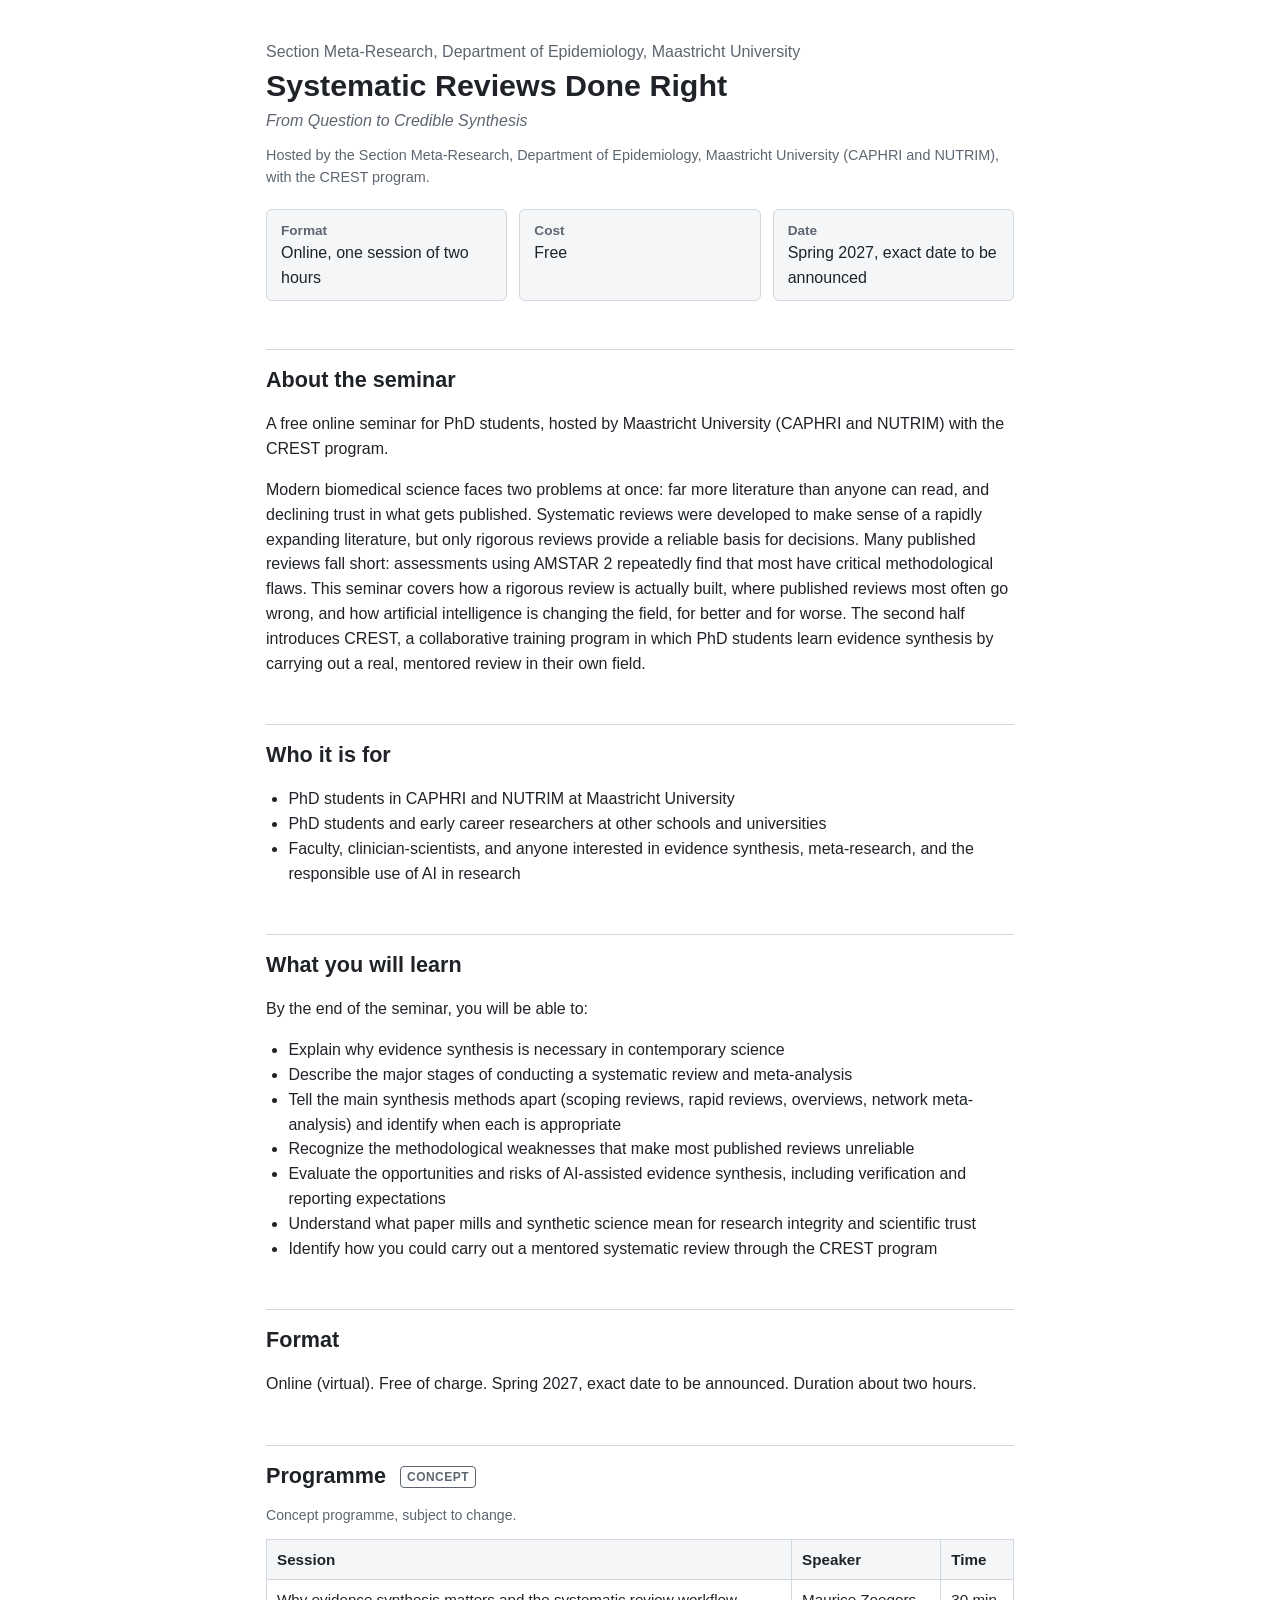
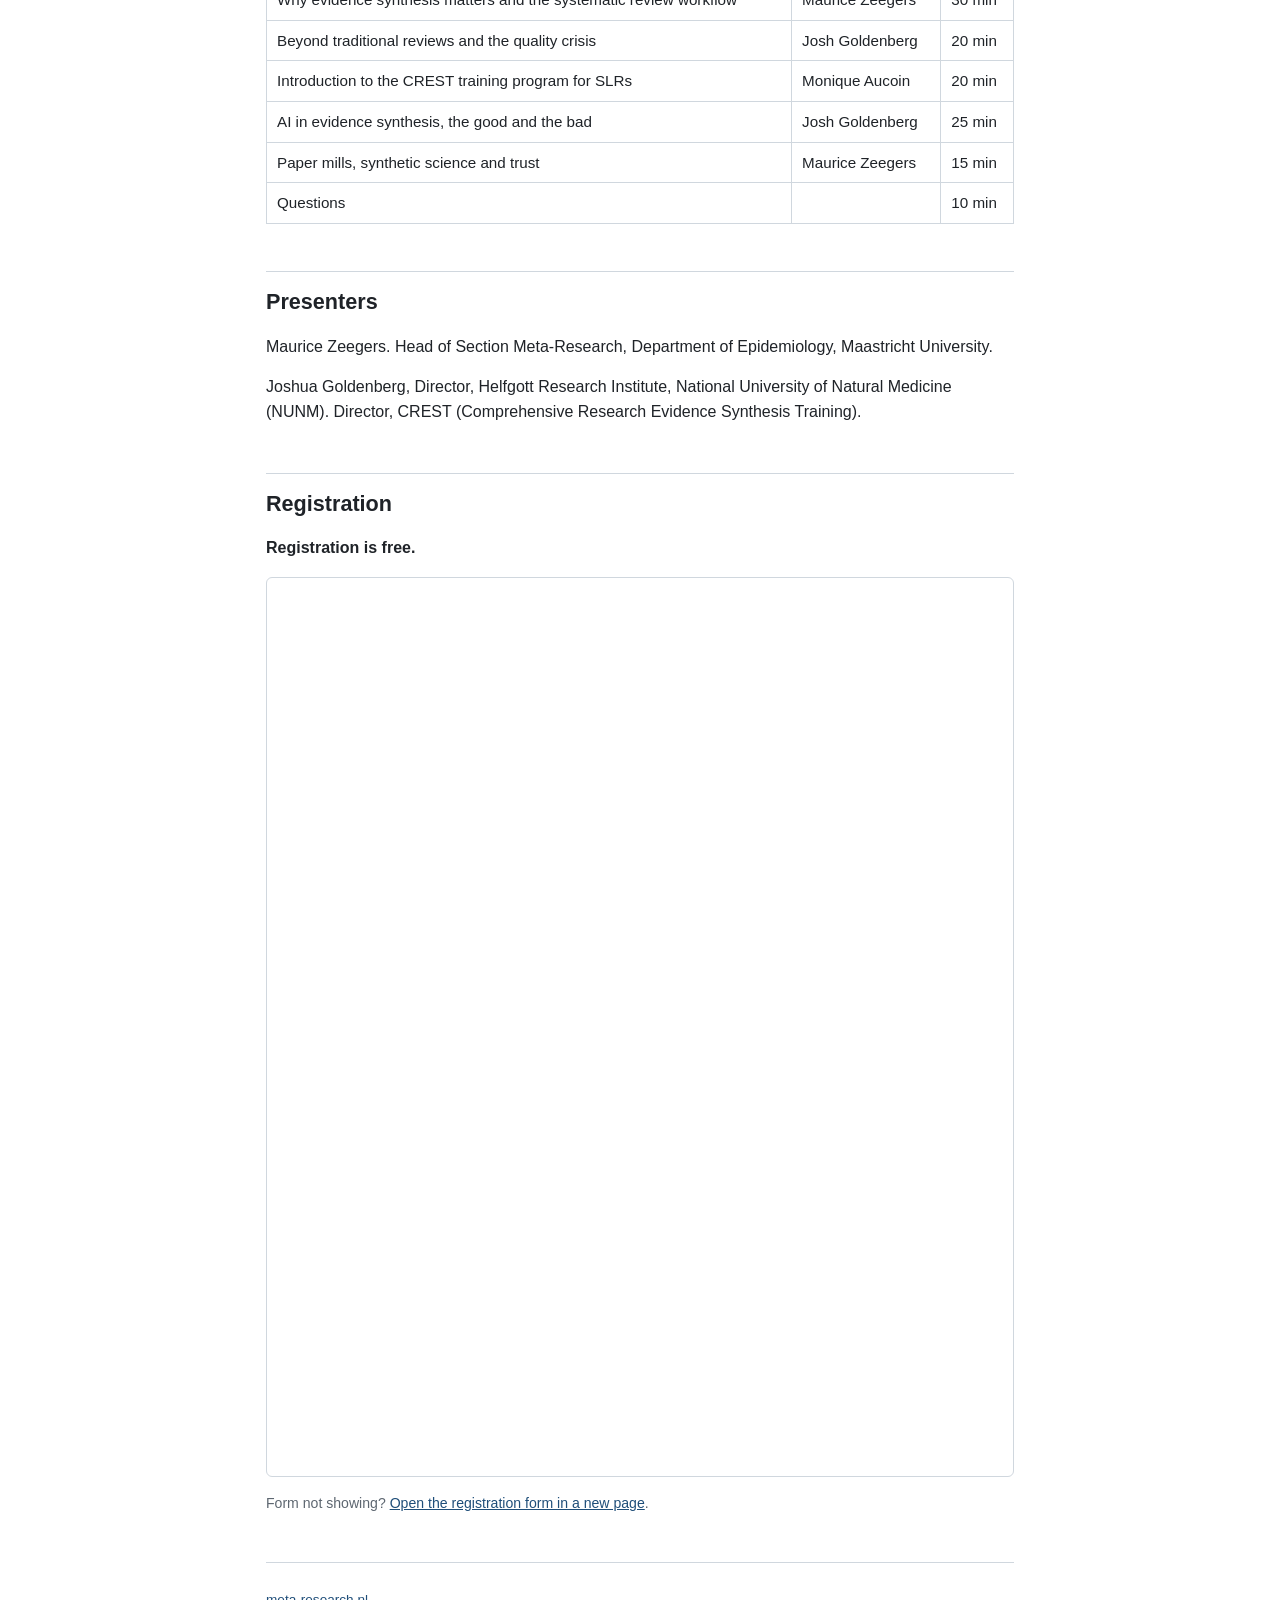
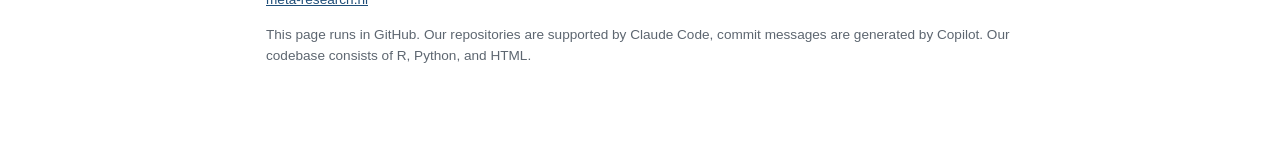
<file: SLR/index.html>
<!doctype html>
<html lang="en">
<head>
<meta charset="utf-8">
<meta name="viewport" content="width=device-width, initial-scale=1">
<title>Systematic Reviews Done Right</title>
<meta name="description" content="Free online seminar: Systematic Reviews Done Right, from question to credible synthesis. Hosted by the Section Meta-Research, Maastricht University, with the CREST program.">
<link rel="canonical" href="https://meta-research.nl/SLR/">
<meta name="robots" content="noindex">
<link rel="stylesheet" href="../assets/site.css">
<style>
main ul { padding-left: 1.4em; }
.badge { display: inline-block; font-size: 0.75rem; font-weight: 600; text-transform: uppercase; letter-spacing: 0.04em; border: 1px solid var(--muted); color: var(--muted); border-radius: 4px; padding: 1px 6px; margin-left: 8px; vertical-align: middle; }
.facts { display: grid; grid-template-columns: repeat(3, 1fr); gap: 12px; margin: 20px 0; }
.facts > div { background: var(--soft); border: 1px solid var(--line); border-radius: 6px; padding: 10px 14px; }
.facts strong { display: block; font-size: 0.85rem; color: var(--muted); font-weight: 600; }
.form-frame { width: 100%; height: 900px; border: 1px solid var(--line); border-radius: 6px; background: var(--field); }
@media (max-width: 560px) { .facts { grid-template-columns: 1fr; } }
</style>
</head>
<body>
<main>

<header>
  <p class="org">Section Meta-Research, Department of Epidemiology, Maastricht University</p>
  <h1>Systematic Reviews Done Right</h1>
  <p class="motto">From Question to Credible Synthesis</p>
  <p class="meta">Hosted by the Section Meta-Research, Department of Epidemiology, Maastricht University (CAPHRI and NUTRIM), with the CREST program.</p>
</header>

<div class="facts">
  <div><strong>Format</strong>Online, one session of two hours</div>
  <div><strong>Cost</strong>Free</div>
  <div><strong>Date</strong>Spring 2027, exact date to be announced</div>
</div>

<section id="intro">
  <h2>About the seminar</h2>
  <p>A free online seminar for PhD students, hosted by Maastricht University (CAPHRI and NUTRIM) with the CREST program.</p>
  <p>Modern biomedical science faces two problems at once: far more literature than anyone can read, and declining trust in what gets published. Systematic reviews were developed to make sense of a rapidly expanding literature, but only rigorous reviews provide a reliable basis for decisions. Many published reviews fall short: assessments using AMSTAR 2 repeatedly find that most have critical methodological flaws. This seminar covers how a rigorous review is actually built, where published reviews most often go wrong, and how artificial intelligence is changing the field, for better and for worse. The second half introduces CREST, a collaborative training program in which PhD students learn evidence synthesis by carrying out a real, mentored review in their own field.</p>
</section>

<section id="who">
  <h2>Who it is for</h2>
  <ul>
    <li>PhD students in CAPHRI and NUTRIM at Maastricht University</li>
    <li>PhD students and early career researchers at other schools and universities</li>
    <li>Faculty, clinician-scientists, and anyone interested in evidence synthesis, meta-research, and the responsible use of AI in research</li>
  </ul>
</section>

<section id="learn">
  <h2>What you will learn</h2>
  <p>By the end of the seminar, you will be able to:</p>
  <ul>
    <li>Explain why evidence synthesis is necessary in contemporary science</li>
    <li>Describe the major stages of conducting a systematic review and meta-analysis</li>
    <li>Tell the main synthesis methods apart (scoping reviews, rapid reviews, overviews, network meta-analysis) and identify when each is appropriate</li>
    <li>Recognize the methodological weaknesses that make most published reviews unreliable</li>
    <li>Evaluate the opportunities and risks of AI-assisted evidence synthesis, including verification and reporting expectations</li>
    <li>Understand what paper mills and synthetic science mean for research integrity and scientific trust</li>
    <li>Identify how you could carry out a mentored systematic review through the CREST program</li>
  </ul>
</section>

<section id="format">
  <h2>Format</h2>
  <p>Online (virtual). Free of charge. Spring 2027, exact date to be announced. Duration about two hours.</p>
</section>

<section id="programme">
  <h2>Programme <span class="badge">Concept</span></h2>
  <p class="hint">Concept programme, subject to change.</p>
  <table class="wrap">
    <thead><tr><th>Session</th><th>Speaker</th><th>Time</th></tr></thead>
    <tbody>
      <tr><td>Why evidence synthesis matters and the systematic review workflow</td><td>Maurice Zeegers</td><td>30 min</td></tr>
      <tr><td>Beyond traditional reviews and the quality crisis</td><td>Josh Goldenberg</td><td>20 min</td></tr>
      <tr><td>Introduction to the CREST training program for SLRs</td><td>Monique Aucoin</td><td>20 min</td></tr>
      <tr><td>AI in evidence synthesis, the good and the bad</td><td>Josh Goldenberg</td><td>25 min</td></tr>
      <tr><td>Paper mills, synthetic science and trust</td><td>Maurice Zeegers</td><td>15 min</td></tr>
      <tr><td>Questions</td><td></td><td>10 min</td></tr>
    </tbody>
  </table>
</section>

<section id="presenters">
  <h2>Presenters</h2>
  <p>Maurice Zeegers. Head of Section Meta-Research, Department of Epidemiology, Maastricht University.</p>
  <p>Joshua Goldenberg, Director, Helfgott Research Institute, National University of Natural Medicine (NUNM). Director, CREST (Comprehensive Research Evidence Synthesis Training).</p>
</section>

<section id="register">
  <h2>Registration</h2>
  <p><strong>Registration is free.</strong></p>
  <iframe class="form-frame" src="https://docs.google.com/forms/d/1DUQYw6-14hwEPkNY1EoxxbXsZvZVFMdBdcgvUn6Zfww/viewform" title="Registration form" loading="lazy">Loading registration form...</iframe>
  <p class="hint">Form not showing? <a href="https://docs.google.com/forms/d/1DUQYw6-14hwEPkNY1EoxxbXsZvZVFMdBdcgvUn6Zfww/viewform">Open the registration form in a new page</a>.</p>
</section>

<footer>
  <p><a href="https://meta-research.nl">meta-research.nl</a></p>
  <p>This page runs in GitHub. Our repositories are supported by Claude Code, commit messages are generated by Copilot. Our codebase consists of R, Python, and HTML.</p>
</footer>

</main>
</body>
</html>
</file>
<file: assets/site.css>
/* Shared styles for the Section Meta-Research pages (copied from /gep, reused by /onboarding). */
:root {
  --bg: #ffffff;
  --text: #1f2328;
  --muted: #5d6670;
  --line: #d0d7de;
  --soft: #f4f6f8;
  --accent: #1f4e79;
  --field: #ffffff;
}
@media (prefers-color-scheme: dark) {
  :root:not([data-theme="light"]) {
    --bg: #15181c;
    --text: #e6e8eb;
    --muted: #9aa4ae;
    --line: #3a4149;
    --soft: #1e2227;
    --accent: #8fb8e0;
    --field: #1a1d21;
  }
}
:root[data-theme="dark"] {
  --bg: #15181c;
  --text: #e6e8eb;
  --muted: #9aa4ae;
  --line: #3a4149;
  --soft: #1e2227;
  --accent: #8fb8e0;
  --field: #1a1d21;
}
* { box-sizing: border-box; }
html { -webkit-text-size-adjust: 100%; }
body {
  margin: 0;
  background: var(--bg);
  color: var(--text);
  font: 16px/1.55 -apple-system, BlinkMacSystemFont, "Segoe UI", Roboto, "Helvetica Neue", Arial, sans-serif;
}
main { max-width: 780px; margin: 0 auto; padding: 40px 16px 64px; }
a { color: var(--accent); }
h1 { font-size: 1.9rem; line-height: 1.2; margin: 0 0 4px; }
h2 { font-size: 1.35rem; margin: 2.2em 0 0.6em; padding-top: 0.6em; border-top: 1px solid var(--line); }
h3 { font-size: 1.05rem; margin: 1.6em 0 0.4em; }
.org { color: var(--muted); margin: 0 0 2px; }
.meta { color: var(--muted); font-size: 0.9rem; margin: 10px 0 0; }
.motto { font-style: italic; color: var(--muted); margin: 6px 0 0; }
.note { background: var(--soft); border: 1px solid var(--line); border-radius: 6px; padding: 12px 14px; margin: 24px 0; }
table { width: 100%; border-collapse: collapse; margin: 12px 0; font-size: 0.95rem; }
th, td { text-align: left; vertical-align: top; padding: 8px 10px; border: 1px solid var(--line); }
th { background: var(--soft); font-weight: 600; }
td:first-child { white-space: nowrap; }
.wrap td:first-child { white-space: normal; }

/* Checklist */
.checklist { border: 1px solid var(--line); border-radius: 8px; padding: 4px 18px 18px; margin-top: 16px; }
.checklist h3 { margin-top: 1.2em; }
.row { display: flex; gap: 10px; align-items: baseline; margin: 6px 0; flex-wrap: wrap; }
.row > label.check { flex: 1 1 auto; }
label.check { display: inline-block; position: relative; padding-left: 26px; cursor: pointer; }
label.check input { position: absolute; left: 0; top: 0.28em; width: 1.05em; height: 1.05em; margin: 0; accent-color: var(--accent); }
.inline { display: flex; flex-wrap: wrap; gap: 6px 16px; margin: 4px 0 6px 26px; }
.field { display: flex; gap: 8px; align-items: baseline; margin: 4px 0 8px 26px; flex-wrap: wrap; }
.field span { color: var(--muted); font-size: 0.92rem; }
input[type="text"], input[type="url"], input[type="date"] {
  font: inherit; color: var(--text); background: var(--field);
  border: 0; border-bottom: 1px solid var(--muted); border-radius: 0;
  padding: 2px 4px; min-width: 0; flex: 1 1 220px;
}
input:focus { outline: 2px solid var(--accent); outline-offset: 1px; }
.head-fields { display: grid; grid-template-columns: max-content 1fr; gap: 8px 12px; align-items: baseline; margin: 14px 0 6px; }
.head-fields label { font-weight: 600; }
.sign { display: grid; grid-template-columns: repeat(3, 1fr); gap: 16px; margin-top: 22px; }
.sign label { display: flex; flex-direction: column; gap: 2px; font-size: 0.9rem; color: var(--muted); }
.sign input { flex: none; width: 100%; }
.actions { display: flex; flex-wrap: wrap; gap: 10px; margin: 18px 0 0; }
button {
  font: inherit; font-size: 0.95rem; cursor: pointer;
  padding: 7px 14px; border-radius: 6px;
  border: 1px solid var(--line); background: var(--soft); color: var(--text);
}
button.primary { background: var(--accent); border-color: var(--accent); color: var(--bg); }
.hint { color: var(--muted); font-size: 0.88rem; margin: 8px 0 0; }
footer { margin-top: 48px; padding-top: 12px; border-top: 1px solid var(--line); color: var(--muted); font-size: 0.85rem; }

@media (max-width: 560px) {
  h1 { font-size: 1.55rem; }
  .sign { grid-template-columns: 1fr; }
  .head-fields { grid-template-columns: 1fr; gap: 2px; }
  .head-fields input { margin-bottom: 8px; }
  td:first-child { white-space: normal; }
}

/* Print basics shared by all pages */
@media print {
  :root { --bg: #fff; --text: #000; --muted: #444; --line: #999; --soft: #fff; --accent: #000; --field: #fff; }
  @page { size: A4; margin: 14mm 15mm; }
  body { font-size: 10pt; line-height: 1.35; }
  main { max-width: none; padding: 0; }
  a { color: #000; text-decoration: none; }
  .no-print, .actions, .hint, .note { display: none !important; }
  h1 { font-size: 16pt; }
  h2 { font-size: 13pt; border-top: 0; margin: 10pt 0 4pt; padding: 0; break-after: avoid; }
  h3 { font-size: 10.5pt; margin: 8pt 0 2pt; }
  input[type="text"], input[type="url"], input[type="date"] { border-bottom: 1px solid #000; padding: 0 2px; }
  input[type="date"]::-webkit-calendar-picker-indicator { display: none; }
  table, tr { break-inside: avoid; }
}
</file>
